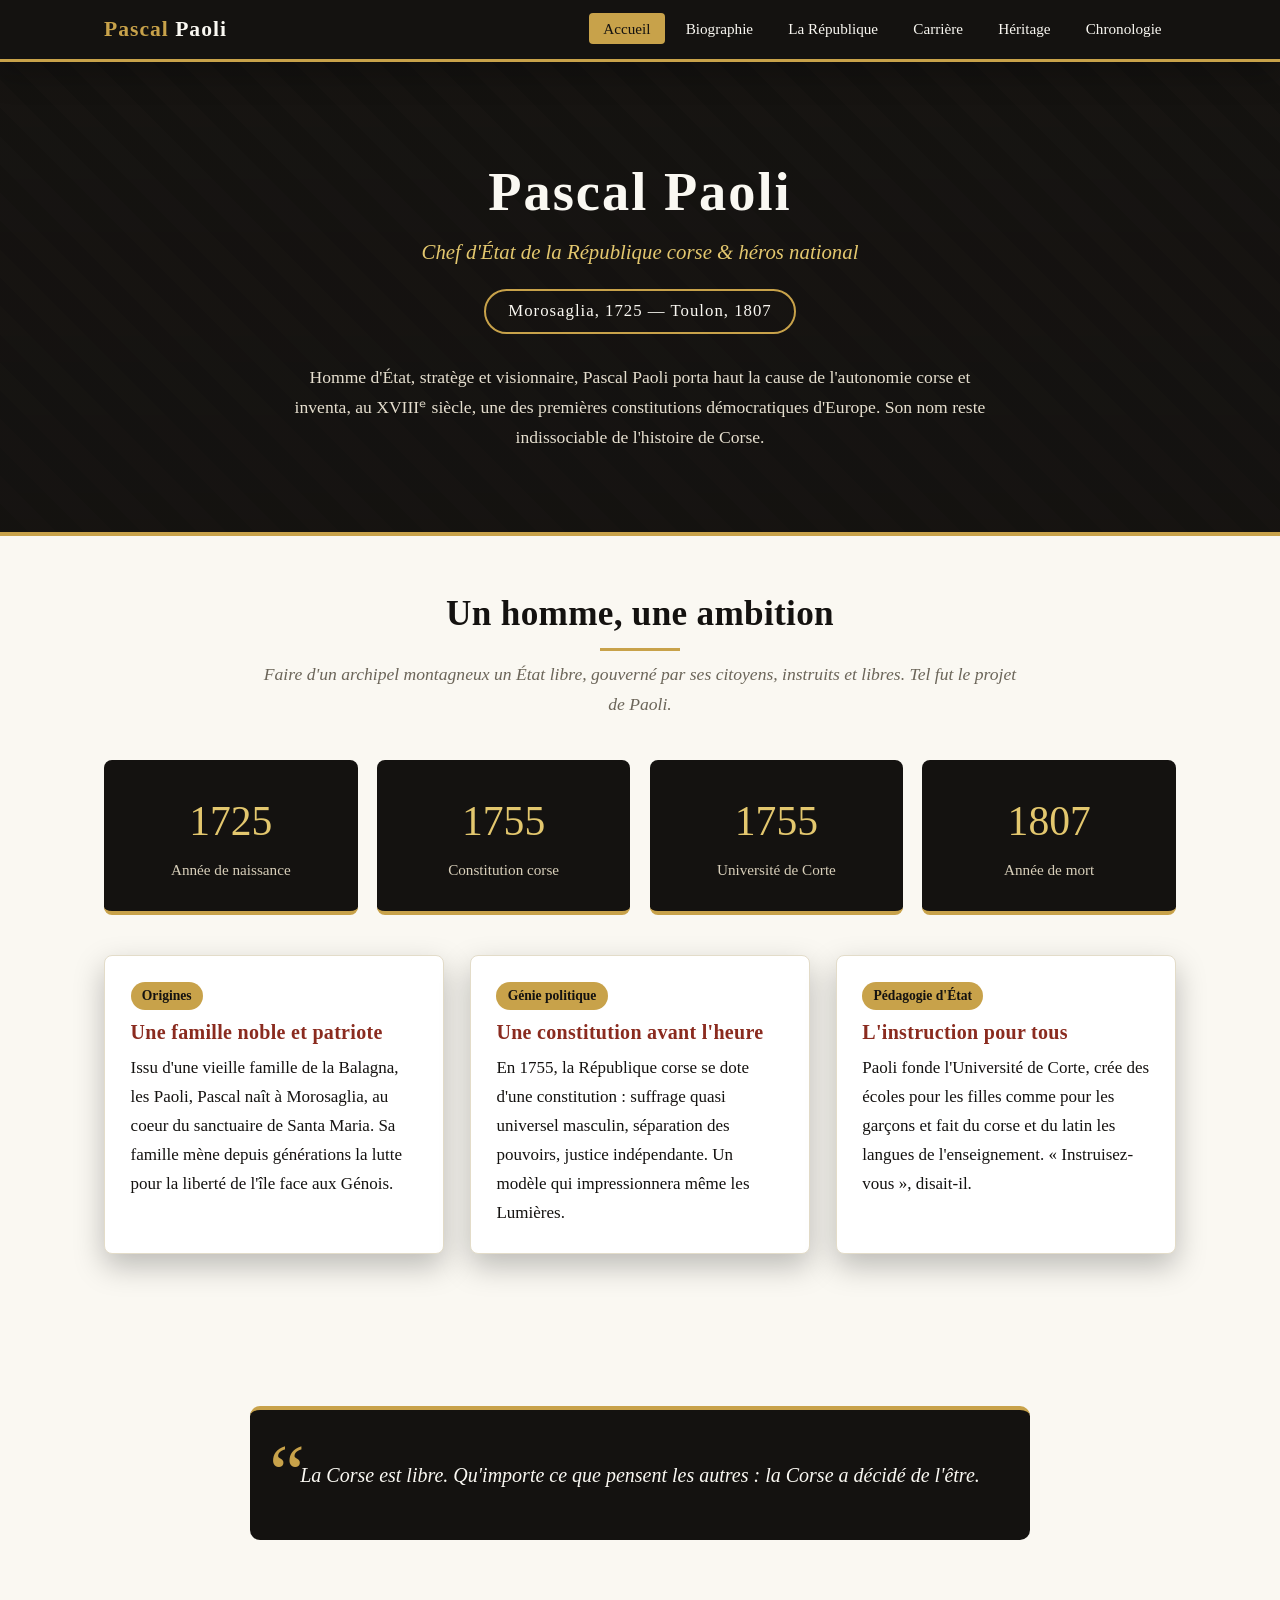
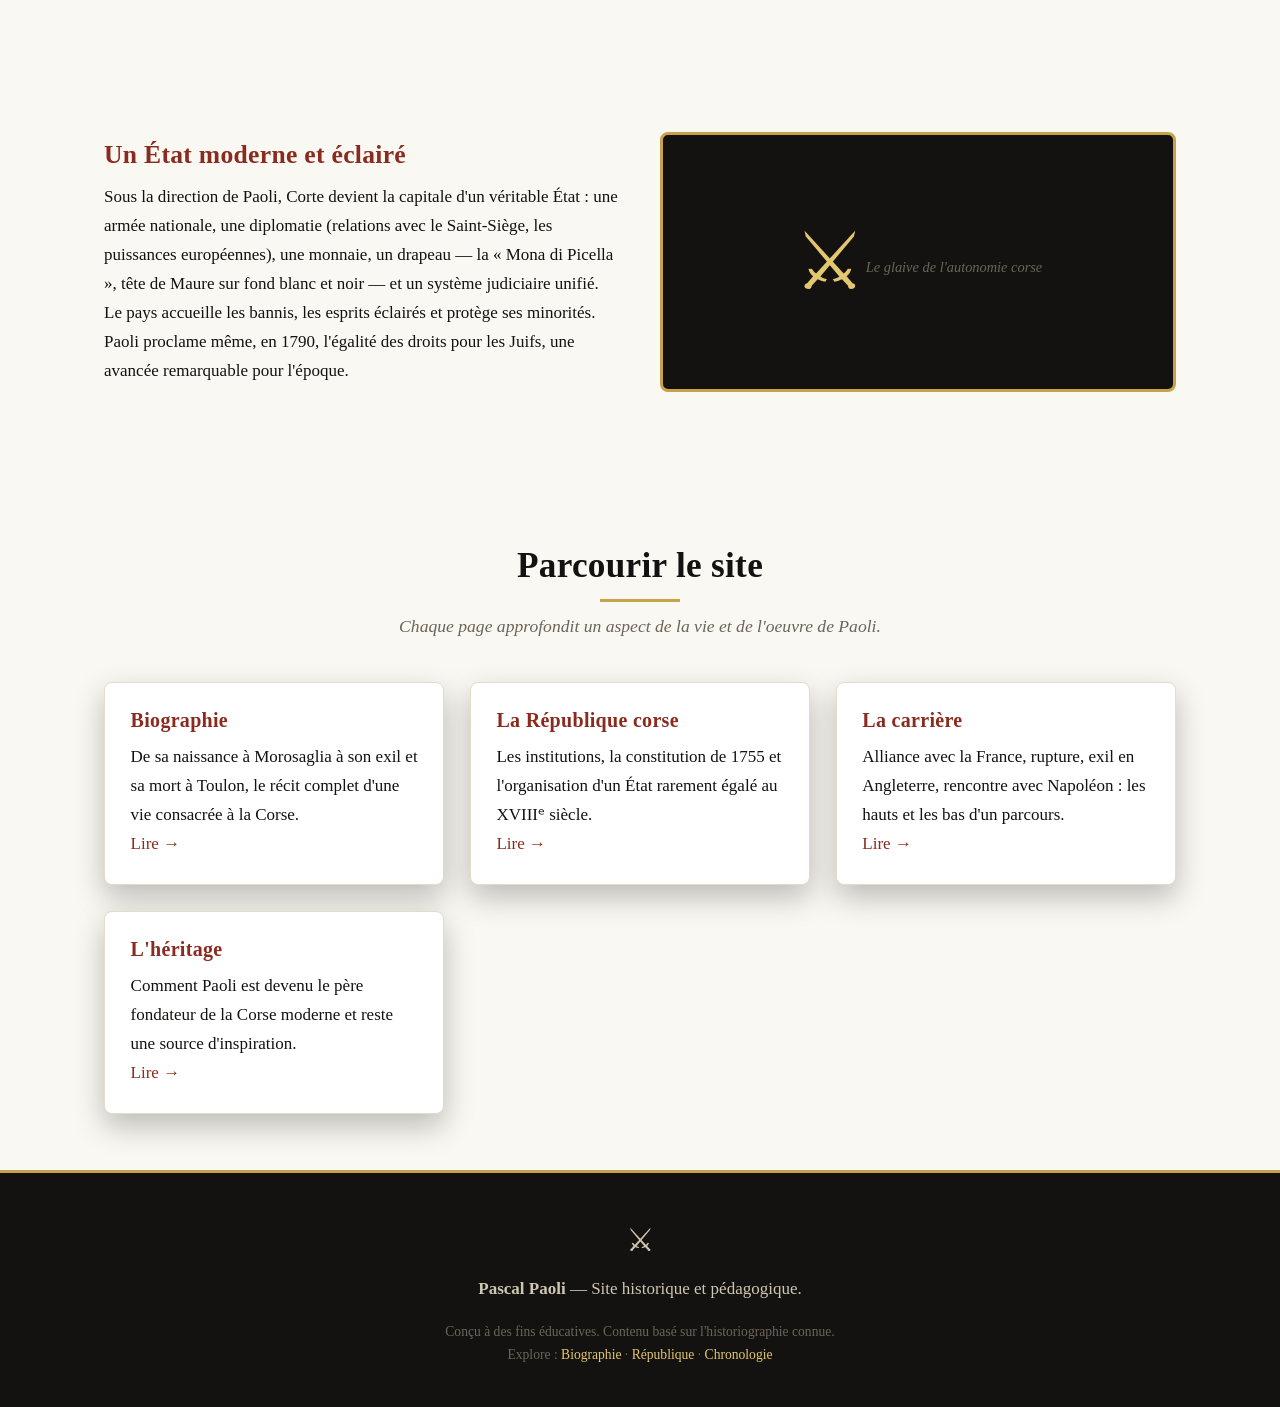
<file: index.html>
<!DOCTYPE html>
<html lang="fr">
<head>
  <meta charset="UTF-8">
  <meta name="viewport" content="width=device-width, initial-scale=1.0">
  <title>Pascal Paoli — Héros national corse</title>
  <meta name="description" content="Pascal Paoli (1725-1807), chef d'État de la République corse, auteur d'une constitution démocratique et figure majeure de l'histoire de Corse.">
  <link rel="stylesheet" href="css/style.css">
</head>
<body>

  <nav>
    <div class="nav-container">
      <div class="nav-logo">Pascal <span>Paoli</span></div>
      <button class="menu-toggle" aria-label="Ouvrir le menu">☰</button>
      <ul class="nav-links">
        <li><a href="index.html">Accueil</a></li>
        <li><a href="biographie.html">Biographie</a></li>
        <li><a href="republique.html">La République</a></li>
        <li><a href="carriere.html">Carrière</a></li>
        <li><a href="heritage.html">Héritage</a></li>
        <li><a href="chronologie.html">Chronologie</a></li>
      </ul>
    </div>
  </nav>

  <header class="hero">
    <h1>Pascal Paoli</h1>
    <p class="sous-titre">Chef d'État de la République corse &amp; héros national</p>
    <span class="dates">Morosaglia, 1725 — Toulon, 1807</span>
    <p class="intro">
      Homme d'État, stratège et visionnaire, Pascal Paoli porta haut la cause de
      l'autonomie corse et inventa, au XVIIIᵉ siècle, une des premières constitutions
      démocratiques d'Europe. Son nom reste indissociable de l'histoire de Corse.
    </p>
  </header>

  <main>
    <section class="container">
      <h2 class="section-title">Un homme, une ambition</h2>
      <p class="section-lede">
        Faire d'un archipel montagneux un État libre, gouverné par ses citoyens,
        instruits et libres. Tel fut le projet de Paoli.
      </p>

      <div class="chiffres">
        <div class="chiffre"><span class="nombre">1725</span><span class="label">Année de naissance</span></div>
        <div class="chiffre"><span class="nombre">1755</span><span class="label">Constitution corse</span></div>
        <div class="chiffre"><span class="nombre">1755</span><span class="label">Université de Corte</span></div>
        <div class="chiffre"><span class="nombre">1807</span><span class="label">Année de mort</span></div>
      </div>

      <div class="grid">
        <article class="card">
          <span class="annee">Origines</span>
          <h3>Une famille noble et patriote</h3>
          <p>
            Issu d'une vieille famille de la Balagna, les Paoli, Pascal naît à
            Morosaglia, au coeur du sanctuaire de Santa Maria. Sa famille mène depuis
            générations la lutte pour la liberté de l'île face aux Génois.
          </p>
        </article>

        <article class="card">
          <span class="annee">Génie politique</span>
          <h3>Une constitution avant l'heure</h3>
          <p>
            En 1755, la République corse se dote d'une constitution : suffrage quasi
            universel masculin, séparation des pouvoirs, justice indépendante. Un modèle
            qui impressionnera même les Lumières.
          </p>
        </article>

        <article class="card">
          <span class="annee">Pédagogie d'État</span>
          <h3>L'instruction pour tous</h3>
          <p>
            Paoli fonde l'Université de Corte, crée des écoles pour les filles comme
            pour les garçons et fait du corse et du latin les langues de l'enseignement.
            « Instruisez-vous », disait-il.
          </p>
        </article>
      </div>
    </section>

    <section class="container">
      <blockquote class="quote">
        <p>La Corse est libre. Qu'importe ce que pensent les autres : la Corse a
           décidé de l'être.</p>
        <cite — attribué à Pascal Paoli</cite>
      </blockquote>
    </section>

    <section class="container">
      <div class="bloc-double">
        <div class="texte">
          <h3>Un État moderne et éclairé</h3>
          <p>
            Sous la direction de Paoli, Corte devient la capitale d'un véritable
            État : une armée nationale, une diplomatie (relations avec le Saint-Siège,
            les puissances européennes), une monnaie, un drapeau — la « Mona di Picella »,
            tête de Maure sur fond blanc et noir — et un système judiciaire unifié.
          </p>
          <p>
            Le pays accueille les bannis, les esprits éclairés et protège ses
            minorités. Paoli proclame même, en 1790, l'égalité des droits pour les
            Juifs, une avancée remarquable pour l'époque.
          </p>
        </div>
        <figure class="bloc-image">
          <div class="portrait">⚔</div>
          <figcaption>Le glaive de l'autonomie corse</figcaption>
        </figure>
      </div>
    </section>

    <section class="container">
      <h2 class="section-title">Parcourir le site</h2>
      <p class="section-lede">Chaque page approfondit un aspect de la vie et de l'oeuvre de Paoli.</p>
      <div class="grid">
        <article class="card">
          <h3>Biographie</h3>
          <p>De sa naissance à Morosaglia à son exil et sa mort à Toulon, le récit
             complet d'une vie consacrée à la Corse.</p>
          <a href="biographie.html">Lire &rarr;</a>
        </article>
        <article class="card">
          <h3>La République corse</h3>
          <p>Les institutions, la constitution de 1755 et l'organisation d'un État
             rarement égalé au XVIIIᵉ siècle.</p>
          <a href="republique.html">Lire &rarr;</a>
        </article>
        <article class="card">
          <h3>La carrière</h3>
          <p>Alliance avec la France, rupture, exil en Angleterre, rencontre avec
             Napoléon : les hauts et les bas d'un parcours.</p>
          <a href="carriere.html">Lire &rarr;</a>
        </article>
        <article class="card">
          <h3>L'héritage</h3>
          <p>Comment Paoli est devenu le père fondateur de la Corse moderne et reste
             une source d'inspiration.</p>
          <a href="heritage.html">Lire &rarr;</a>
        </article>
      </div>
    </section>
  </main>

  <footer>
    <div class="blason">⚔</div>
    <p><strong>Pascal Paoli</strong> — Site historique et pédagogique.</p>
    <p class="petit">Conçu à des fins éducatives. Contenu basé sur l'historiographie connue.<br>
      Explore&nbsp;: <a href="biographie.html">Biographie</a> &middot; <a href="republique.html">République</a> &middot; <a href="chronologie.html">Chronologie</a></p>
  </footer>

  <script src="js/script.js"></script>
</body>
</html>
</file>
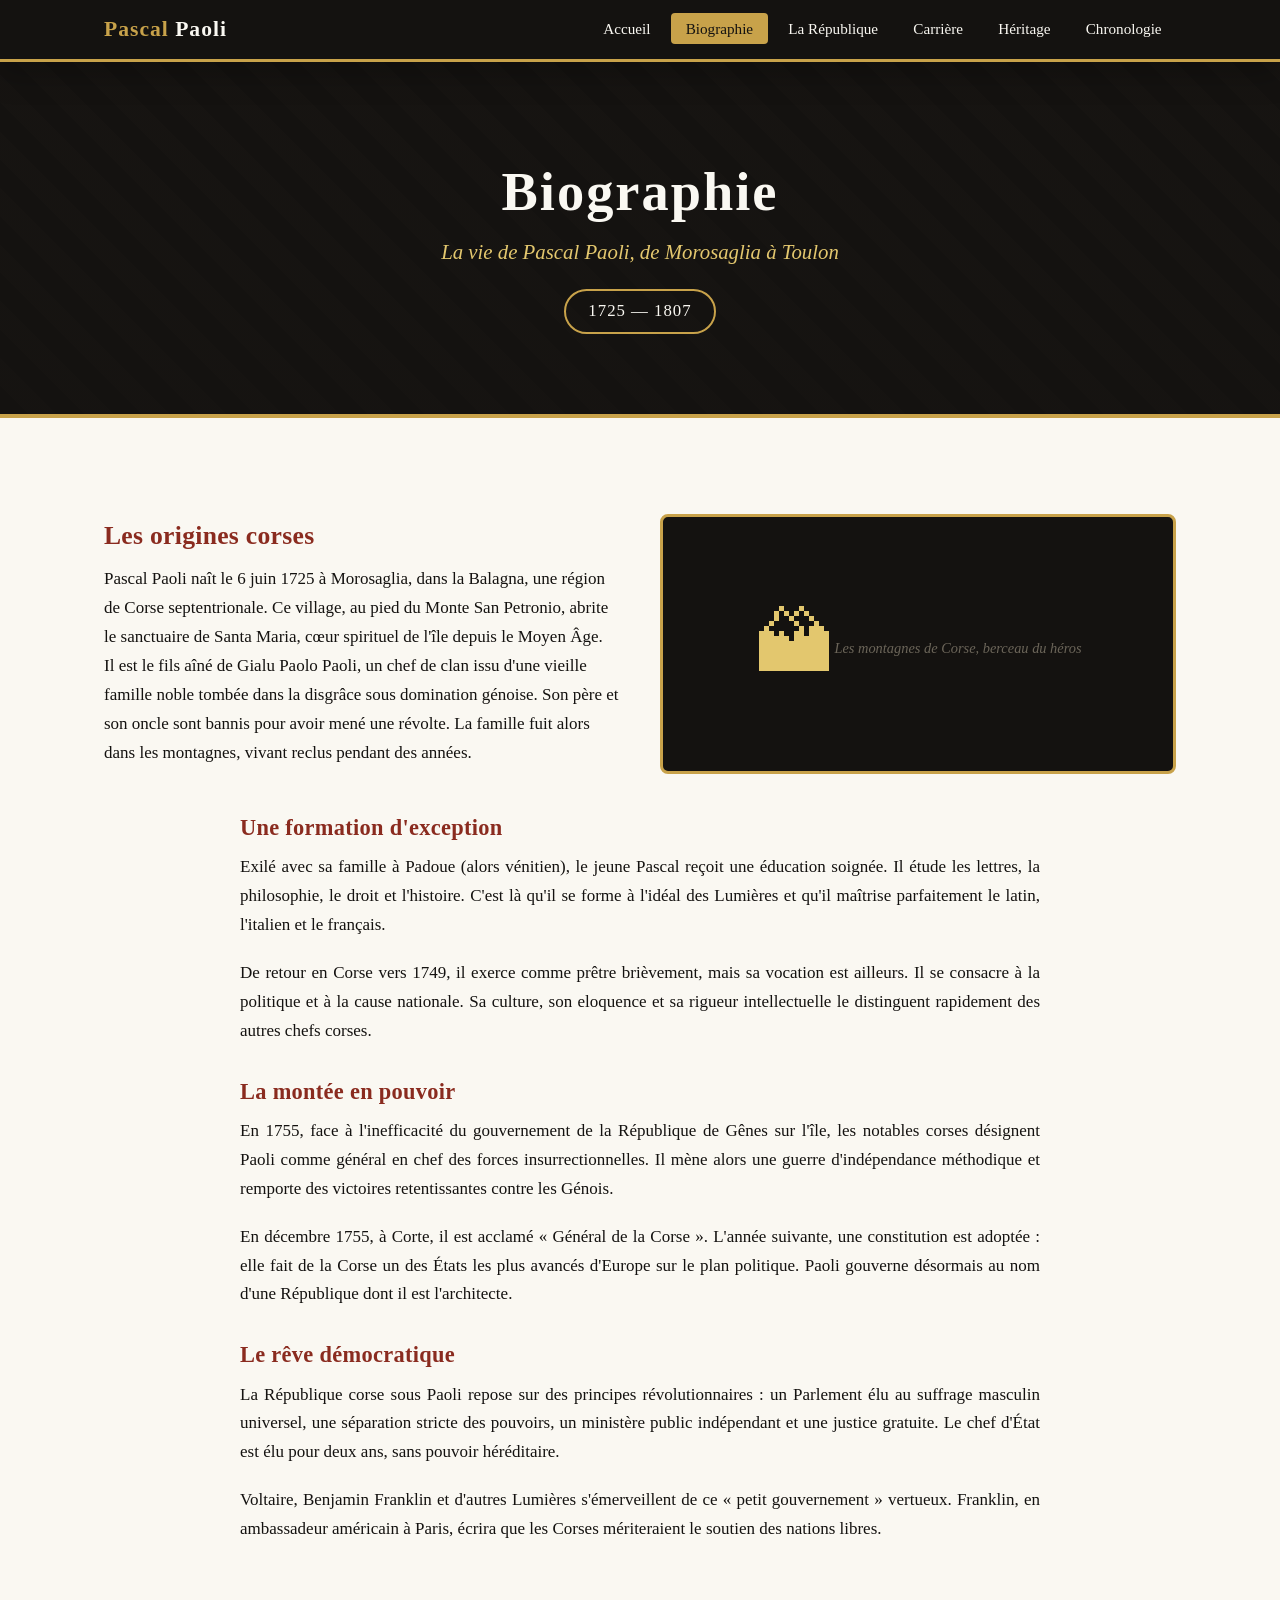
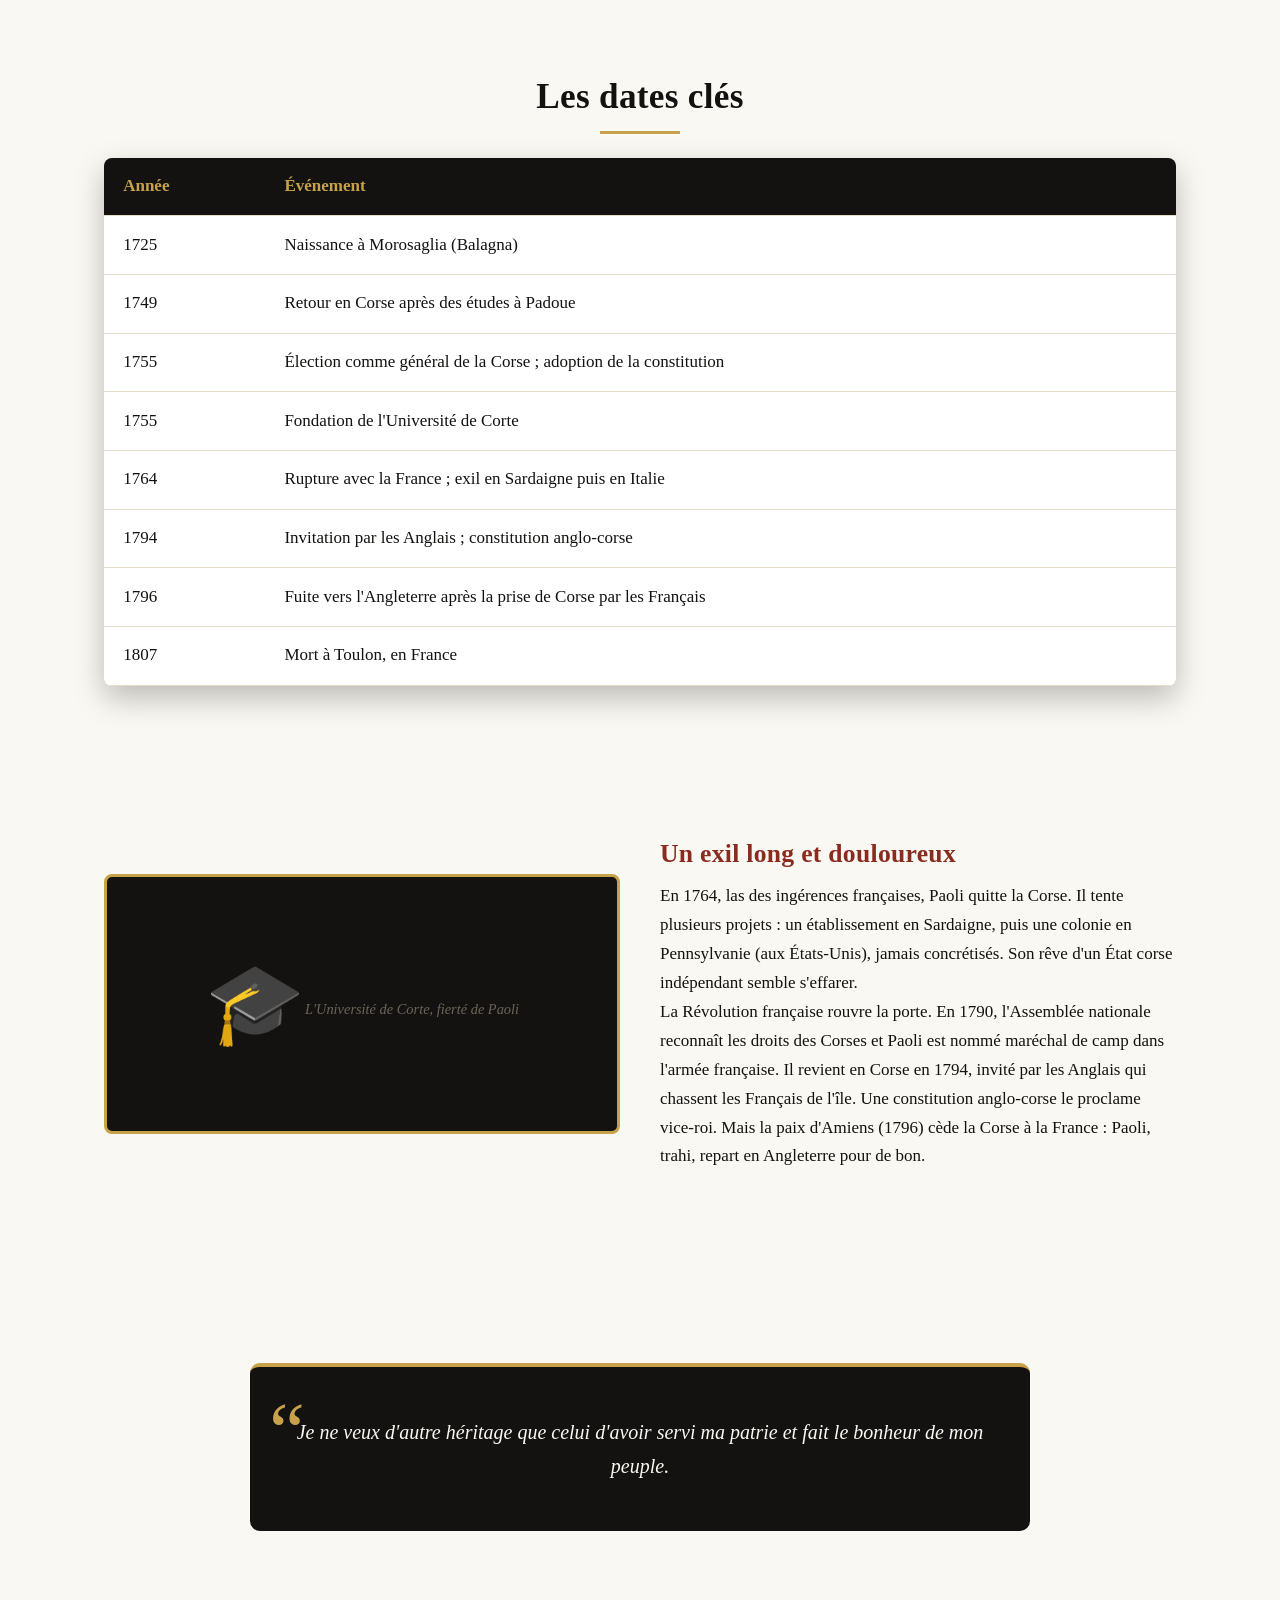
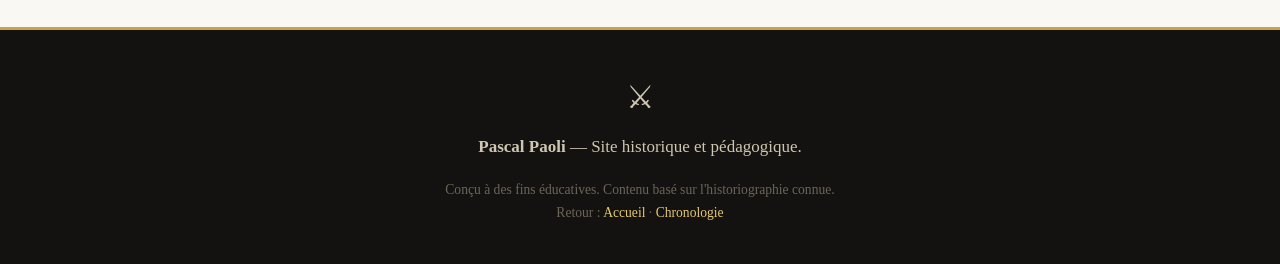
<file: biographie.html>
<!DOCTYPE html>
<html lang="fr">
<head>
  <meta charset="UTF-8">
  <meta name="viewport" content="width=device-width, initial-scale=1.0">
  <title>Biographie — Pascal Paoli</title>
  <meta name="description" content="La biographie complète de Pascal Paoli : enfance, formation, ascension politique et exil.">
  <link rel="stylesheet" href="css/style.css">
</head>
<body>

  <nav>
    <div class="nav-container">
      <div class="nav-logo">Pascal <span>Paoli</span></div>
      <button class="menu-toggle" aria-label="Ouvrir le menu">☰</button>
      <ul class="nav-links">
        <li><a href="index.html">Accueil</a></li>
        <li><a href="biographie.html">Biographie</a></li>
        <li><a href="republique.html">La République</a></li>
        <li><a href="carriere.html">Carrière</a></li>
        <li><a href="heritage.html">Héritage</a></li>
        <li><a href="chronologie.html">Chronologie</a></li>
      </ul>
    </div>
  </nav>

  <header class="hero">
    <h1>Biographie</h1>
    <p class="sous-titre">La vie de Pascal Paoli, de Morosaglia à Toulon</p>
    <span class="dates">1725 — 1807</span>
  </header>

  <main>
    <section class="container">
      <div class="bloc-double">
        <div class="texte">
          <h3>Les origines corses</h3>
          <p>
            Pascal Paoli naît le 6 juin 1725 à Morosaglia, dans la Balagna, une région
            de Corse septentrionale. Ce village, au pied du Monte San Petronio, abrite le
            sanctuaire de Santa Maria, cœur spirituel de l'île depuis le Moyen Âge.
          </p>
          <p>
            Il est le fils aîné de Gialu Paolo Paoli, un chef de clan issu d'une vieille
            famille noble tombée dans la disgrâce sous domination génoise. Son père et son
            oncle sont bannis pour avoir mené une révolte. La famille fuit alors dans les
            montagnes, vivant reclus pendant des années.
          </p>
        </div>
        <figure class="bloc-image">
          <div class="portrait">🏔</div>
          <figcaption>Les montagnes de Corse, berceau du héros</figcaption>
        </figure>
      </div>

      <div class="prose">
        <h3>Une formation d'exception</h3>
        <p>
          Exilé avec sa famille à Padoue (alors vénitien), le jeune Pascal reçoit une
          éducation soignée. Il étude les lettres, la philosophie, le droit et l'histoire.
          C'est là qu'il se forme à l'idéal des Lumières et qu'il maîtrise parfaitement le
          latin, l'italien et le français.
        </p>
        <p>
          De retour en Corse vers 1749, il exerce comme prêtre brièvement, mais sa vocation
          est ailleurs. Il se consacre à la politique et à la cause nationale. Sa culture,
          son eloquence et sa rigueur intellectuelle le distinguent rapidement des autres
          chefs corses.
        </p>

        <h3>La montée en pouvoir</h3>
        <p>
          En 1755, face à l'inefficacité du gouvernement de la République de Gênes sur
          l'île, les notables corses désignent Paoli comme général en chef des forces
          insurrectionnelles. Il mène alors une guerre d'indépendance méthodique et
          remporte des victoires retentissantes contre les Génois.
        </p>
        <p>
          En décembre 1755, à Corte, il est acclamé « Général de la Corse ». L'année
          suivante, une constitution est adoptée : elle fait de la Corse un des États les
          plus avancés d'Europe sur le plan politique. Paoli gouverne désormais au nom
          d'une République dont il est l'architecte.
        </p>

        <h3>Le rêve démocratique</h3>
        <p>
          La République corse sous Paoli repose sur des principes révolutionnaires :
          un Parlement élu au suffrage masculin universel, une séparation stricte des
          pouvoirs, un ministère public indépendant et une justice gratuite. Le chef
          d'État est élu pour deux ans, sans pouvoir héréditaire.
        </p>
        <p>
          Voltaire, Benjamin Franklin et d'autres Lumières s'émerveillent de ce « petit
          gouvernement » vertueux. Franklin, en ambassadeur américain à Paris, écrira que
          les Corses mériteraient le soutien des nations libres.
        </p>
      </div>
    </section>

    <section class="container">
      <h2 class="section-title">Les dates clés</h2>
      <table>
        <tr><th>Année</th><th>Événement</th></tr>
        <tr><td>1725</td><td>Naissance à Morosaglia (Balagna)</td></tr>
        <tr><td>1749</td><td>Retour en Corse après des études à Padoue</td></tr>
        <tr><td>1755</td><td>Élection comme général de la Corse ; adoption de la constitution</td></tr>
        <tr><td>1755</td><td>Fondation de l'Université de Corte</td></tr>
        <tr><td>1764</td><td>Rupture avec la France ; exil en Sardaigne puis en Italie</td></tr>
        <tr><td>1794</td><td>Invitation par les Anglais ; constitution anglo-corse</td></tr>
        <tr><td>1796</td><td>Fuite vers l'Angleterre après la prise de Corse par les Français</td></tr>
        <tr><td>1807</td><td>Mort à Toulon, en France</td></tr>
      </table>
    </section>

    <section class="container">
      <div class="bloc-double reverse">
        <figure class="bloc-image">
          <div class="portrait">🎓</div>
          <figcaption>L'Université de Corte, fierté de Paoli</figcaption>
        </figure>
        <div class="texte">
          <h3>Un exil long et douloureux</h3>
          <p>
            En 1764, las des ingérences françaises, Paoli quitte la Corse. Il tente
            plusieurs projets : un établissement en Sardaigne, puis une colonie en
            Pennsylvanie (aux États-Unis), jamais concrétisés. Son rêve d'un État corse
            indépendant semble s'effarer.
          </p>
          <p>
            La Révolution française rouvre la porte. En 1790, l'Assemblée nationale
            reconnaît les droits des Corses et Paoli est nommé maréchal de camp dans
            l'armée française. Il revient en Corse en 1794, invité par les Anglais qui
            chassent les Français de l'île. Une constitution anglo-corse le proclame
            vice-roi. Mais la paix d'Amiens (1796) cède la Corse à la France : Paoli,
            trahi, repart en Angleterre pour de bon.
          </p>
        </div>
      </div>
    </section>

    <section class="container">
      <blockquote class="quote">
        <p>Je ne veux d'autre héritage que celui d'avoir servi ma patrie et
           fait le bonheur de mon peuple.</p>
        <cite — attribué à Pascal Paoli</cite>
      </blockquote>
    </section>
  </main>

  <footer>
    <div class="blason">⚔</div>
    <p><strong>Pascal Paoli</strong> — Site historique et pédagogique.</p>
    <p class="petit">Conçu à des fins éducatives. Contenu basé sur l'historiographie connue.<br>
      Retour&nbsp;: <a href="index.html">Accueil</a> &middot; <a href="chronologie.html">Chronologie</a></p>
  </footer>

  <script src="js/script.js"></script>
</body>
</html>
</file>
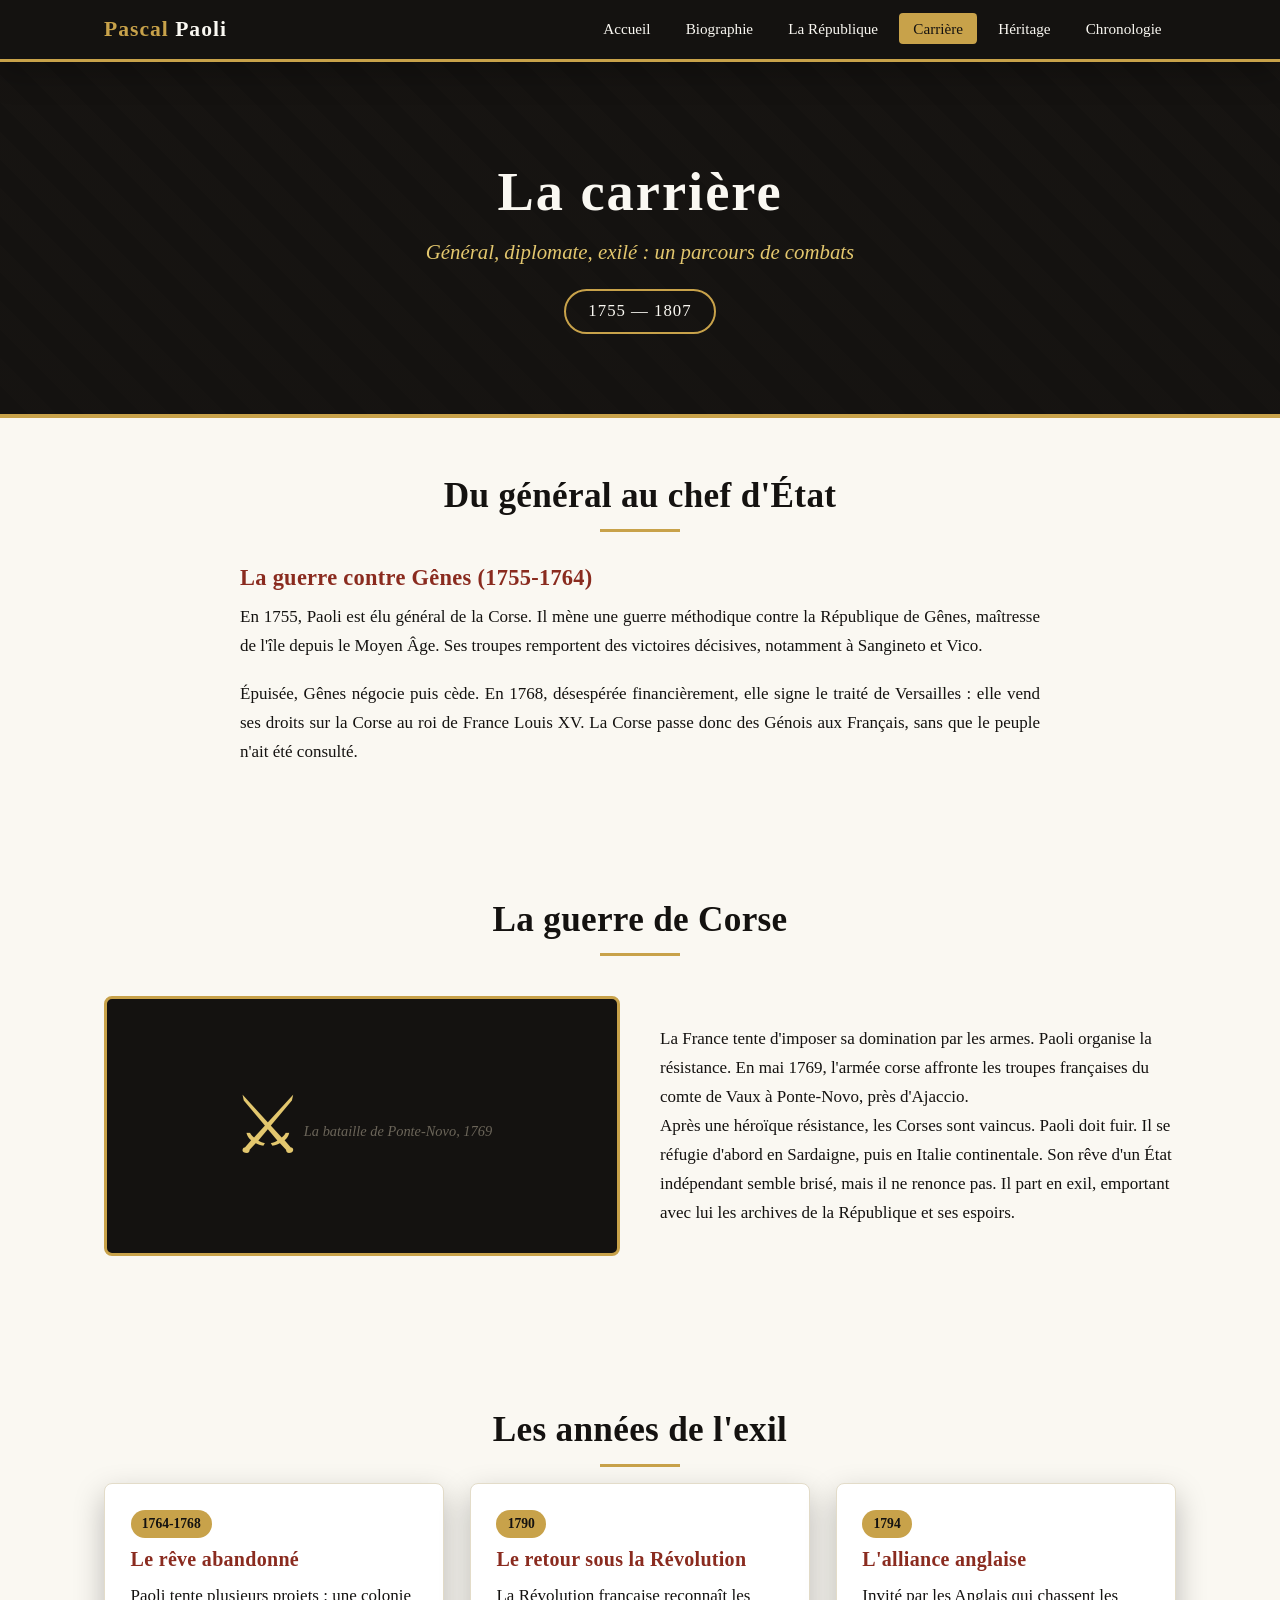
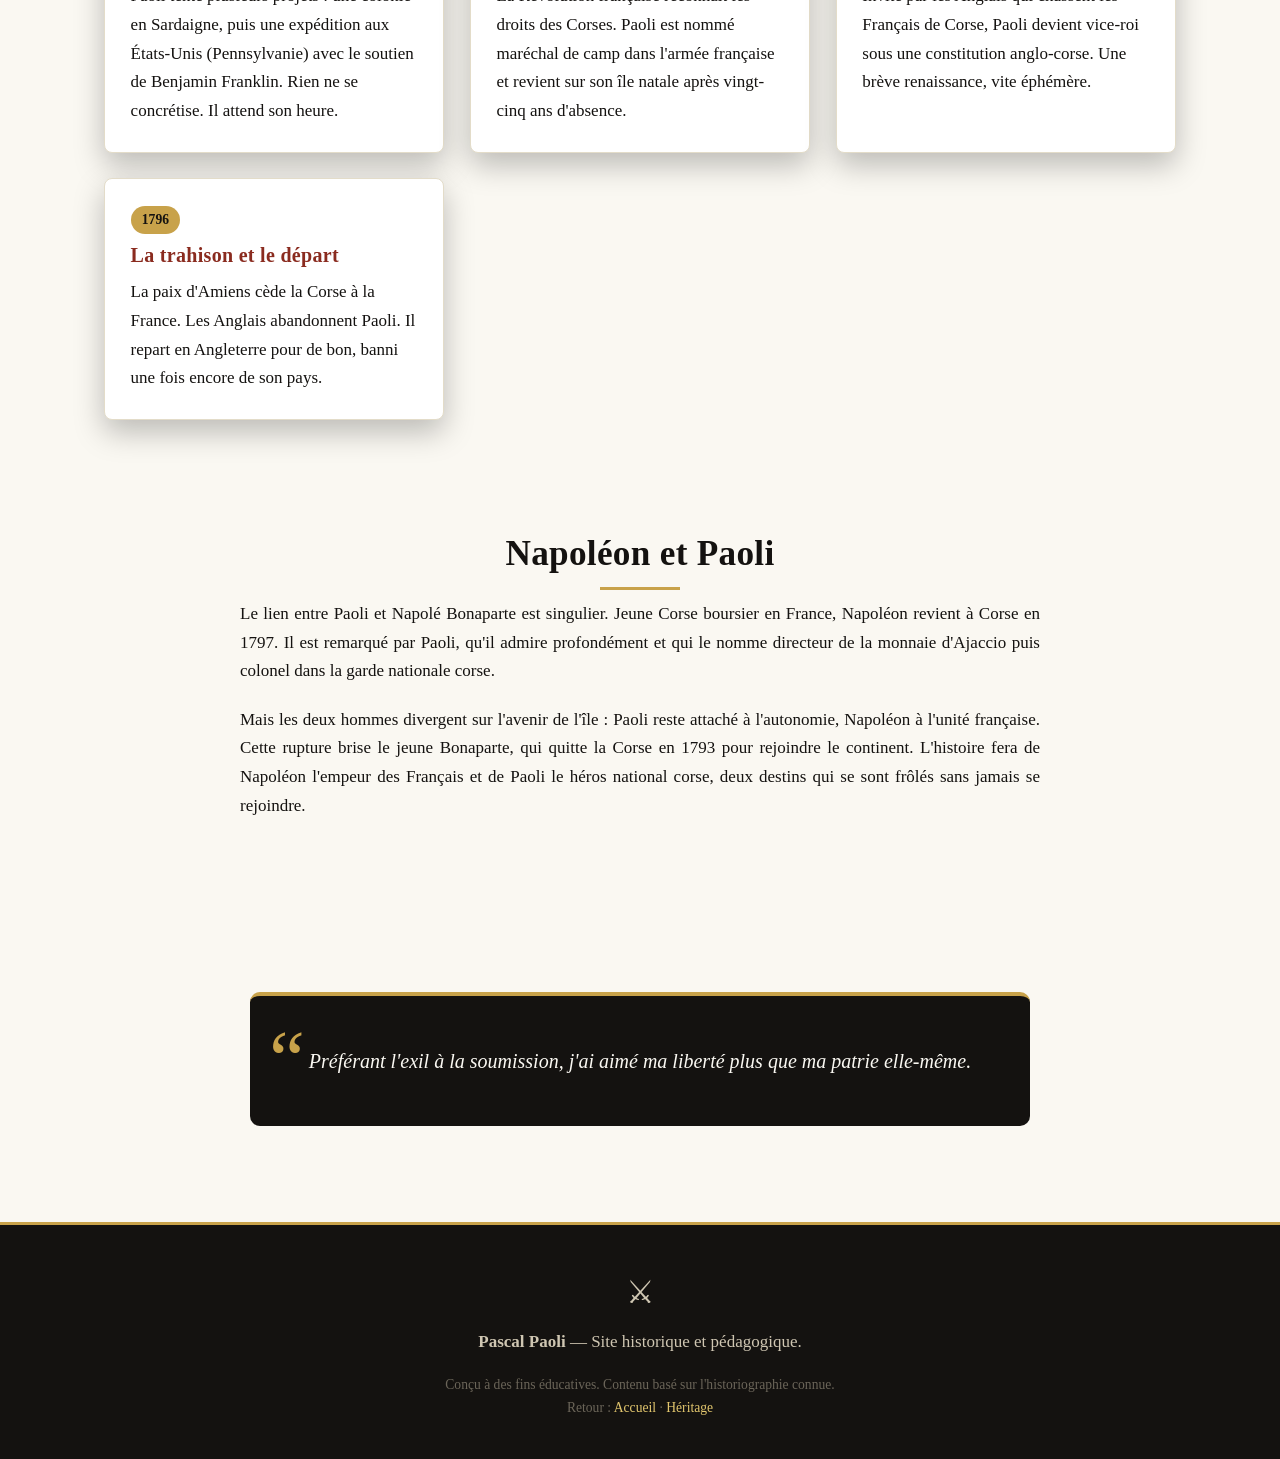
<file: carriere.html>
<!DOCTYPE html>
<html lang="fr">
<head>
  <meta charset="UTF-8">
  <meta name="viewport" content="width=device-width, initial-scale=1.0">
  <title>La carrière — Pascal Paoli</title>
  <meta name="description" content="Les étapes de la carrière de Pascal Paoli : général, diplomate, allié puis rival de la France, exil en Angleterre.">
  <link rel="stylesheet" href="css/style.css">
</head>
<body>

  <nav>
    <div class="nav-container">
      <div class="nav-logo">Pascal <span>Paoli</span></div>
      <button class="menu-toggle" aria-label="Ouvrir le menu">☰</button>
      <ul class="nav-links">
        <li><a href="index.html">Accueil</a></li>
        <li><a href="biographie.html">Biographie</a></li>
        <li><a href="republique.html">La République</a></li>
        <li><a href="carriere.html">Carrière</a></li>
        <li><a href="heritage.html">Héritage</a></li>
        <li><a href="chronologie.html">Chronologie</a></li>
      </ul>
    </div>
  </nav>

  <header class="hero">
    <h1>La carrière</h1>
    <p class="sous-titre">Général, diplomate, exilé : un parcours de combats</p>
    <span class="dates">1755 — 1807</span>
  </header>

  <main>
    <section class="container">
      <h2 class="section-title">Du général au chef d'État</h2>
      <div class="prose">
        <h3>La guerre contre Gênes (1755-1764)</h3>
        <p>
          En 1755, Paoli est élu général de la Corse. Il mène une guerre méthodique
          contre la République de Gênes, maîtresse de l'île depuis le Moyen Âge. Ses
          troupes remportent des victoires décisives, notamment à Sangineto et Vico.
        </p>
        <p>
          Épuisée, Gênes négocie puis cède. En 1768, désespérée financièrement, elle
          signe le traité de Versailles : elle vend ses droits sur la Corse au roi de
          France Louis XV. La Corse passe donc des Génois aux Français, sans que le
          peuple n'ait été consulté.
        </p>
      </div>
    </section>

    <section class="container">
      <h2 class="section-title">La guerre de Corse</h2>
      <div class="bloc-double">
        <figure class="bloc-image">
          <div class="portrait">⚔</div>
          <figcaption>La bataille de Ponte-Novo, 1769</figcaption>
        </figure>
        <div class="texte">
          <p>
            La France tente d'imposer sa domination par les armes. Paoli organise la
            résistance. En mai 1769, l'armée corse affronte les troupes françaises du
            comte de Vaux à Ponte-Novo, près d'Ajaccio.
          </p>
          <p>
            Après une héroïque résistance, les Corses sont vaincus. Paoli doit fuir.
            Il se réfugie d'abord en Sardaigne, puis en Italie continentale. Son rêve
            d'un État indépendant semble brisé, mais il ne renonce pas. Il part en exil,
            emportant avec lui les archives de la République et ses espoirs.
          </p>
        </div>
      </div>
    </section>

    <section class="container">
      <h2 class="section-title">Les années de l'exil</h2>
      <div class="grid">
        <article class="card">
          <span class="annee">1764-1768</span>
          <h3>Le rêve abandonné</h3>
          <p>
            Paoli tente plusieurs projets : une colonie en Sardaigne, puis une expédition
            aux États-Unis (Pennsylvanie) avec le soutien de Benjamin Franklin. Rien ne se
            concrétise. Il attend son heure.
          </p>
        </article>

        <article class="card">
          <span class="annee">1790</span>
          <h3>Le retour sous la Révolution</h3>
          <p>
            La Révolution française reconnaît les droits des Corses. Paoli est nommé
            maréchal de camp dans l'armée française et revient sur son île natale après
            vingt-cinq ans d'absence.
          </p>
        </article>

        <article class="card">
          <span class="annee">1794</span>
          <h3>L'alliance anglaise</h3>
          <p>
            Invité par les Anglais qui chassent les Français de Corse, Paoli devient
            vice-roi sous une constitution anglo-corse. Une brève renaissance, vite
            éphémère.
          </p>
        </article>

        <article class="card">
          <span class="annee">1796</span>
          <h3>La trahison et le départ</h3>
          <p>
            La paix d'Amiens cède la Corse à la France. Les Anglais abandonnent Paoli.
            Il repart en Angleterre pour de bon, banni une fois encore de son pays.
          </p>
        </article>
      </div>
    </section>

    <section class="container">
      <h2 class="section-title">Napoléon et Paoli</h2>
      <div class="prose">
        <p>
          Le lien entre Paoli et Napolé Bonaparte est singulier. Jeune Corse boursier en
          France, Napoléon revient à Corse en 1797. Il est remarqué par Paoli, qu'il
          admire profondément et qui le nomme directeur de la monnaie d'Ajaccio puis
          colonel dans la garde nationale corse.
        </p>
        <p>
          Mais les deux hommes divergent sur l'avenir de l'île : Paoli reste attaché à
          l'autonomie, Napoléon à l'unité française. Cette rupture brise le jeune
          Bonaparte, qui quitte la Corse en 1793 pour rejoindre le continent. L'histoire
          fera de Napoléon l'empeur des Français et de Paoli le héros national corse,
          deux destins qui se sont frôlés sans jamais se rejoindre.
        </p>
      </div>
    </section>

    <section class="container">
      <blockquote class="quote">
        <p>Préférant l'exil à la soumission, j'ai aimé ma liberté plus que
           ma patrie elle-même.</p>
        <cite — attribué à Pascal Paoli</cite>
      </blockquote>
    </section>
  </main>

  <footer>
    <div class="blason">⚔</div>
    <p><strong>Pascal Paoli</strong> — Site historique et pédagogique.</p>
    <p class="petit">Conçu à des fins éducatives. Contenu basé sur l'historiographie connue.<br>
      Retour&nbsp;: <a href="index.html">Accueil</a> &middot; <a href="heritage.html">Héritage</a></p>
  </footer>

  <script src="js/script.js"></script>
</body>
</html>
</file>
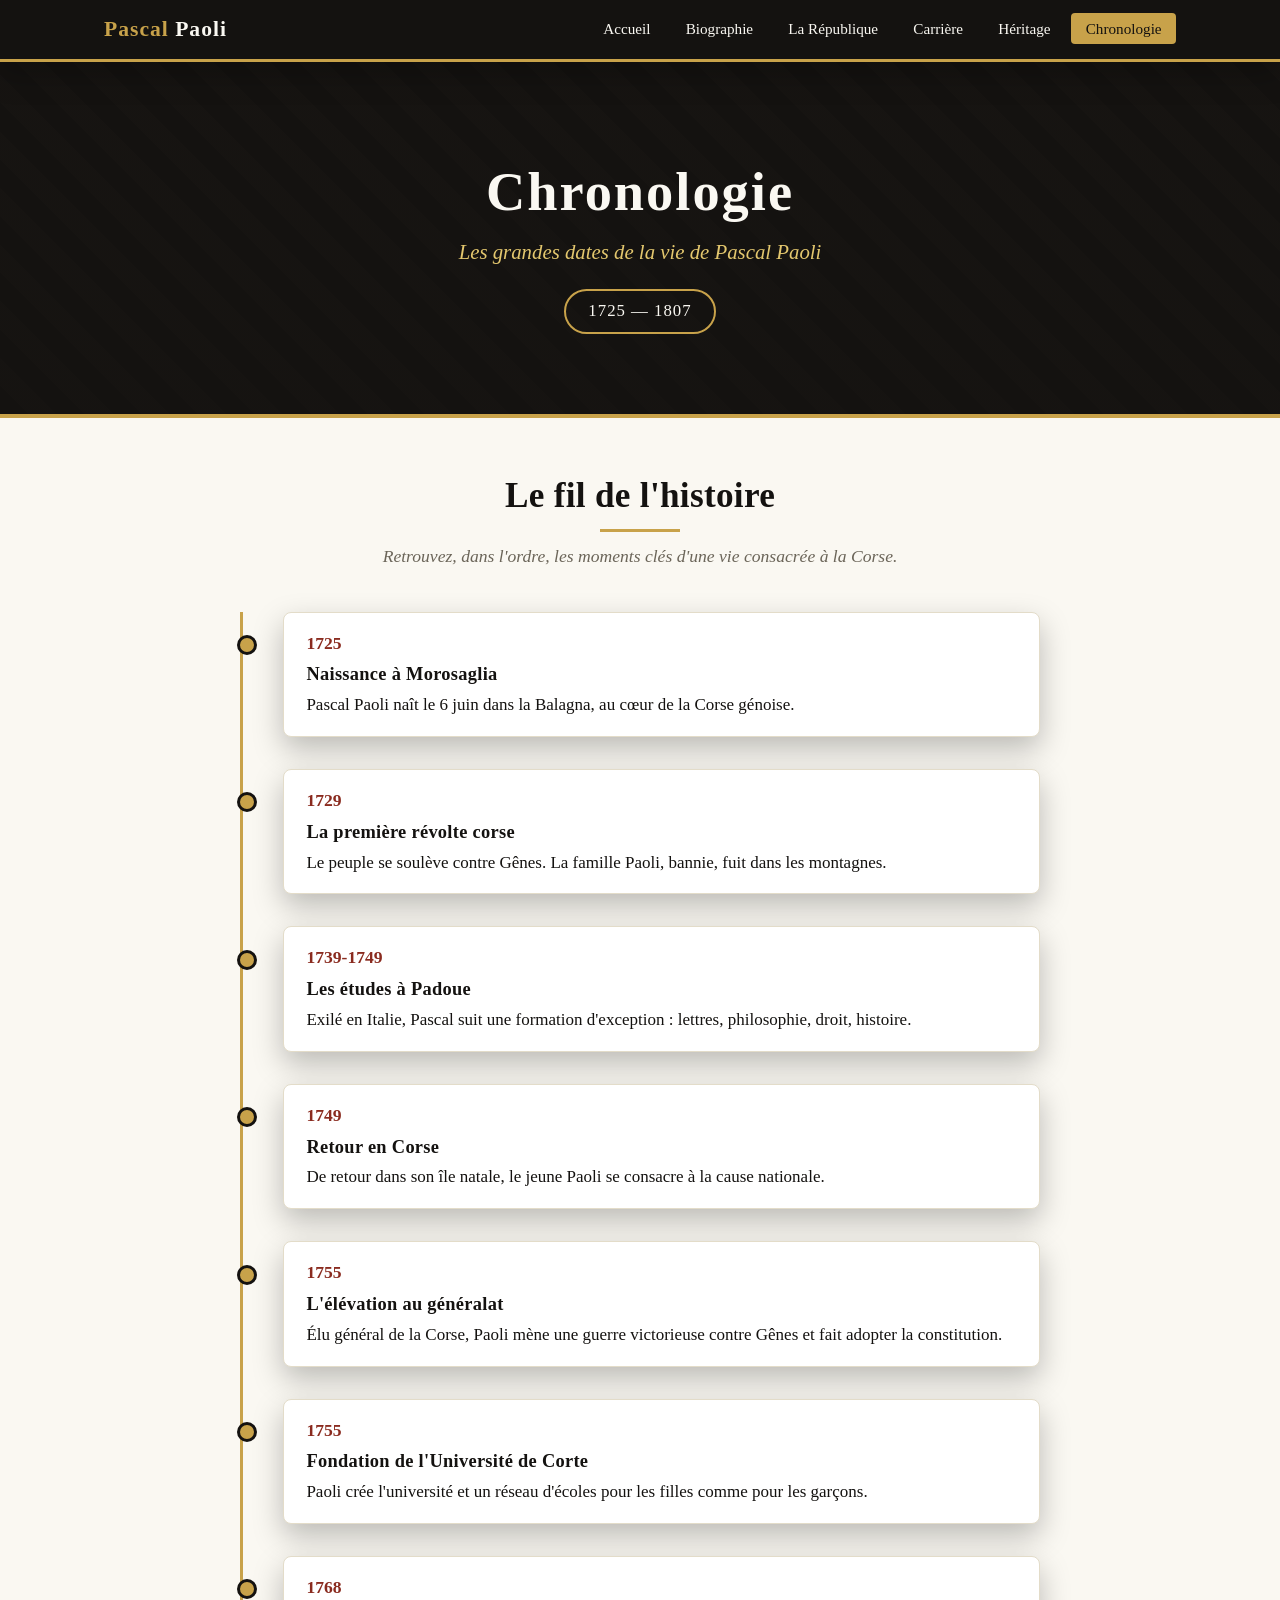
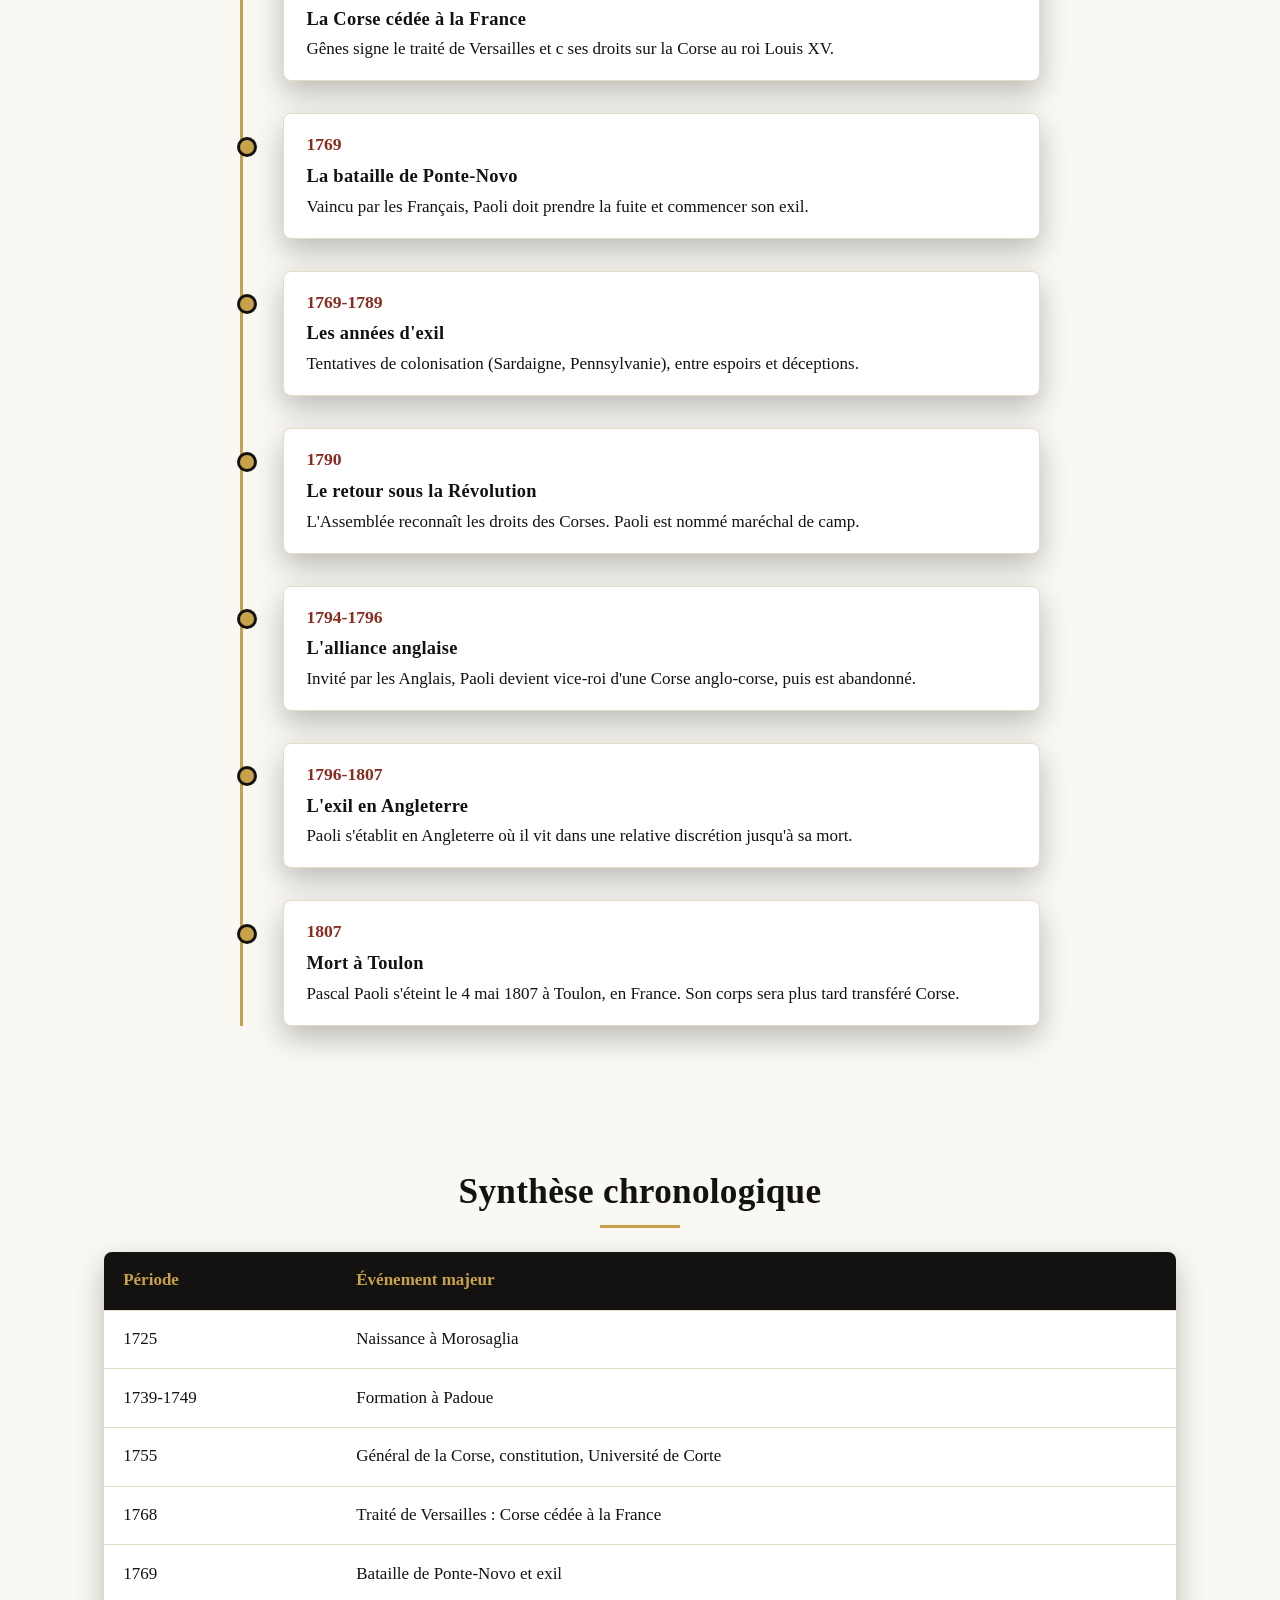
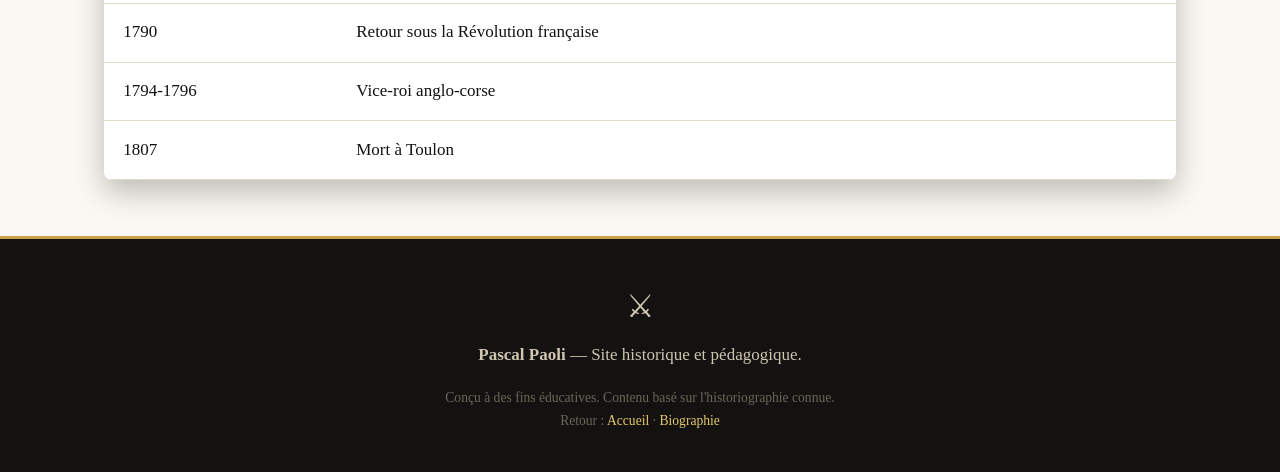
<file: chronologie.html>
<!DOCTYPE html>
<html lang="fr">
<head>
  <meta charset="UTF-8">
  <meta name="viewport" content="width=device-width, initial-scale=1.0">
  <title>Chronologie — Pascal Paoli</title>
  <meta name="description" content="La chronologie complète de la vie de Pascal Paoli, des origines à sa mort en 1807.">
  <link rel="stylesheet" href="css/style.css">
</head>
<body>

  <nav>
    <div class="nav-container">
      <div class="nav-logo">Pascal <span>Paoli</span></div>
      <button class="menu-toggle" aria-label="Ouvrir le menu">☰</button>
      <ul class="nav-links">
        <li><a href="index.html">Accueil</a></li>
        <li><a href="biographie.html">Biographie</a></li>
        <li><a href="republique.html">La République</a></li>
        <li><a href="carriere.html">Carrière</a></li>
        <li><a href="heritage.html">Héritage</a></li>
        <li><a href="chronologie.html">Chronologie</a></li>
      </ul>
    </div>
  </nav>

  <header class="hero">
    <h1>Chronologie</h1>
    <p class="sous-titre">Les grandes dates de la vie de Pascal Paoli</p>
    <span class="dates">1725 — 1807</span>
  </header>

  <main>
    <section class="container">
      <h2 class="section-title">Le fil de l'histoire</h2>
      <p class="section-lede">Retrouvez, dans l'ordre, les moments clés d'une vie consacrée à la Corse.</p>

      <div class="timeline">
        <div class="timeline-item">
          <span class="annee">1725</span>
          <h4>Naissance à Morosaglia</h4>
          <p>Pascal Paoli naît le 6 juin dans la Balagna, au cœur de la Corse génoise.</p>
        </div>

        <div class="timeline-item">
          <span class="annee">1729</span>
          <h4>La première révolte corse</h4>
          <p>Le peuple se soulève contre Gênes. La famille Paoli, bannie, fuit dans les montagnes.</p>
        </div>

        <div class="timeline-item">
          <span class="annee">1739-1749</span>
          <h4>Les études à Padoue</h4>
          <p>Exilé en Italie, Pascal suit une formation d'exception : lettres, philosophie, droit, histoire.</p>
        </div>

        <div class="timeline-item">
          <span class="annee">1749</span>
          <h4>Retour en Corse</h4>
          <p>De retour dans son île natale, le jeune Paoli se consacre à la cause nationale.</p>
        </div>

        <div class="timeline-item">
          <span class="annee">1755</span>
          <h4>L'élévation au généralat</h4>
          <p>Élu général de la Corse, Paoli mène une guerre victorieuse contre Gênes et fait adopter la constitution.</p>
        </div>

        <div class="timeline-item">
          <span class="annee">1755</span>
          <h4>Fondation de l'Université de Corte</h4>
          <p>Paoli crée l'université et un réseau d'écoles pour les filles comme pour les garçons.</p>
        </div>

        <div class="timeline-item">
          <span class="annee">1768</span>
          <h4>La Corse cédée à la France</h4>
          <p>Gênes signe le traité de Versailles et c ses droits sur la Corse au roi Louis XV.</p>
        </div>

        <div class="timeline-item">
          <span class="annee">1769</span>
          <h4>La bataille de Ponte-Novo</h4>
          <p>Vaincu par les Français, Paoli doit prendre la fuite et commencer son exil.</p>
        </div>

        <div class="timeline-item">
          <span class="annee">1769-1789</span>
          <h4>Les années d'exil</h4>
          <p>Tentatives de colonisation (Sardaigne, Pennsylvanie), entre espoirs et déceptions.</p>
        </div>

        <div class="timeline-item">
          <span class="annee">1790</span>
          <h4>Le retour sous la Révolution</h4>
          <p>L'Assemblée reconnaît les droits des Corses. Paoli est nommé maréchal de camp.</p>
        </div>

        <div class="timeline-item">
          <span class="annee">1794-1796</span>
          <h4>L'alliance anglaise</h4>
          <p>Invité par les Anglais, Paoli devient vice-roi d'une Corse anglo-corse, puis est abandonné.</p>
        </div>

        <div class="timeline-item">
          <span class="annee">1796-1807</span>
          <h4>L'exil en Angleterre</h4>
          <p>Paoli s'établit en Angleterre où il vit dans une relative discrétion jusqu'à sa mort.</p>
        </div>

        <div class="timeline-item">
          <span class="annee">1807</span>
          <h4>Mort à Toulon</h4>
          <p>Pascal Paoli s'éteint le 4 mai 1807 à Toulon, en France. Son corps sera plus tard transféré Corse.</p>
        </div>
      </div>
    </section>

    <section class="container">
      <h2 class="section-title">Synthèse chronologique</h2>
      <table>
        <tr><th>Période</th><th>Événement majeur</th></tr>
        <tr><td>1725</td><td>Naissance à Morosaglia</td></tr>
        <tr><td>1739-1749</td><td>Formation à Padoue</td></tr>
        <tr><td>1755</td><td>Général de la Corse, constitution, Université de Corte</td></tr>
        <tr><td>1768</td><td>Traité de Versailles : Corse cédée à la France</td></tr>
        <tr><td>1769</td><td>Bataille de Ponte-Novo et exil</td></tr>
        <tr><td>1790</td><td>Retour sous la Révolution française</td></tr>
        <tr><td>1794-1796</td><td>Vice-roi anglo-corse</td></tr>
        <tr><td>1807</td><td>Mort à Toulon</td></tr>
      </table>
    </section>
  </main>

  <footer>
    <div class="blason">⚔</div>
    <p><strong>Pascal Paoli</strong> — Site historique et pédagogique.</p>
    <p class="petit">Conçu à des fins éducatives. Contenu basé sur l'historiographie connue.<br>
      Retour&nbsp;: <a href="index.html">Accueil</a> &middot; <a href="biographie.html">Biographie</a></p>
  </footer>

  <script src="js/script.js"></script>
</body>
</html>
</file>
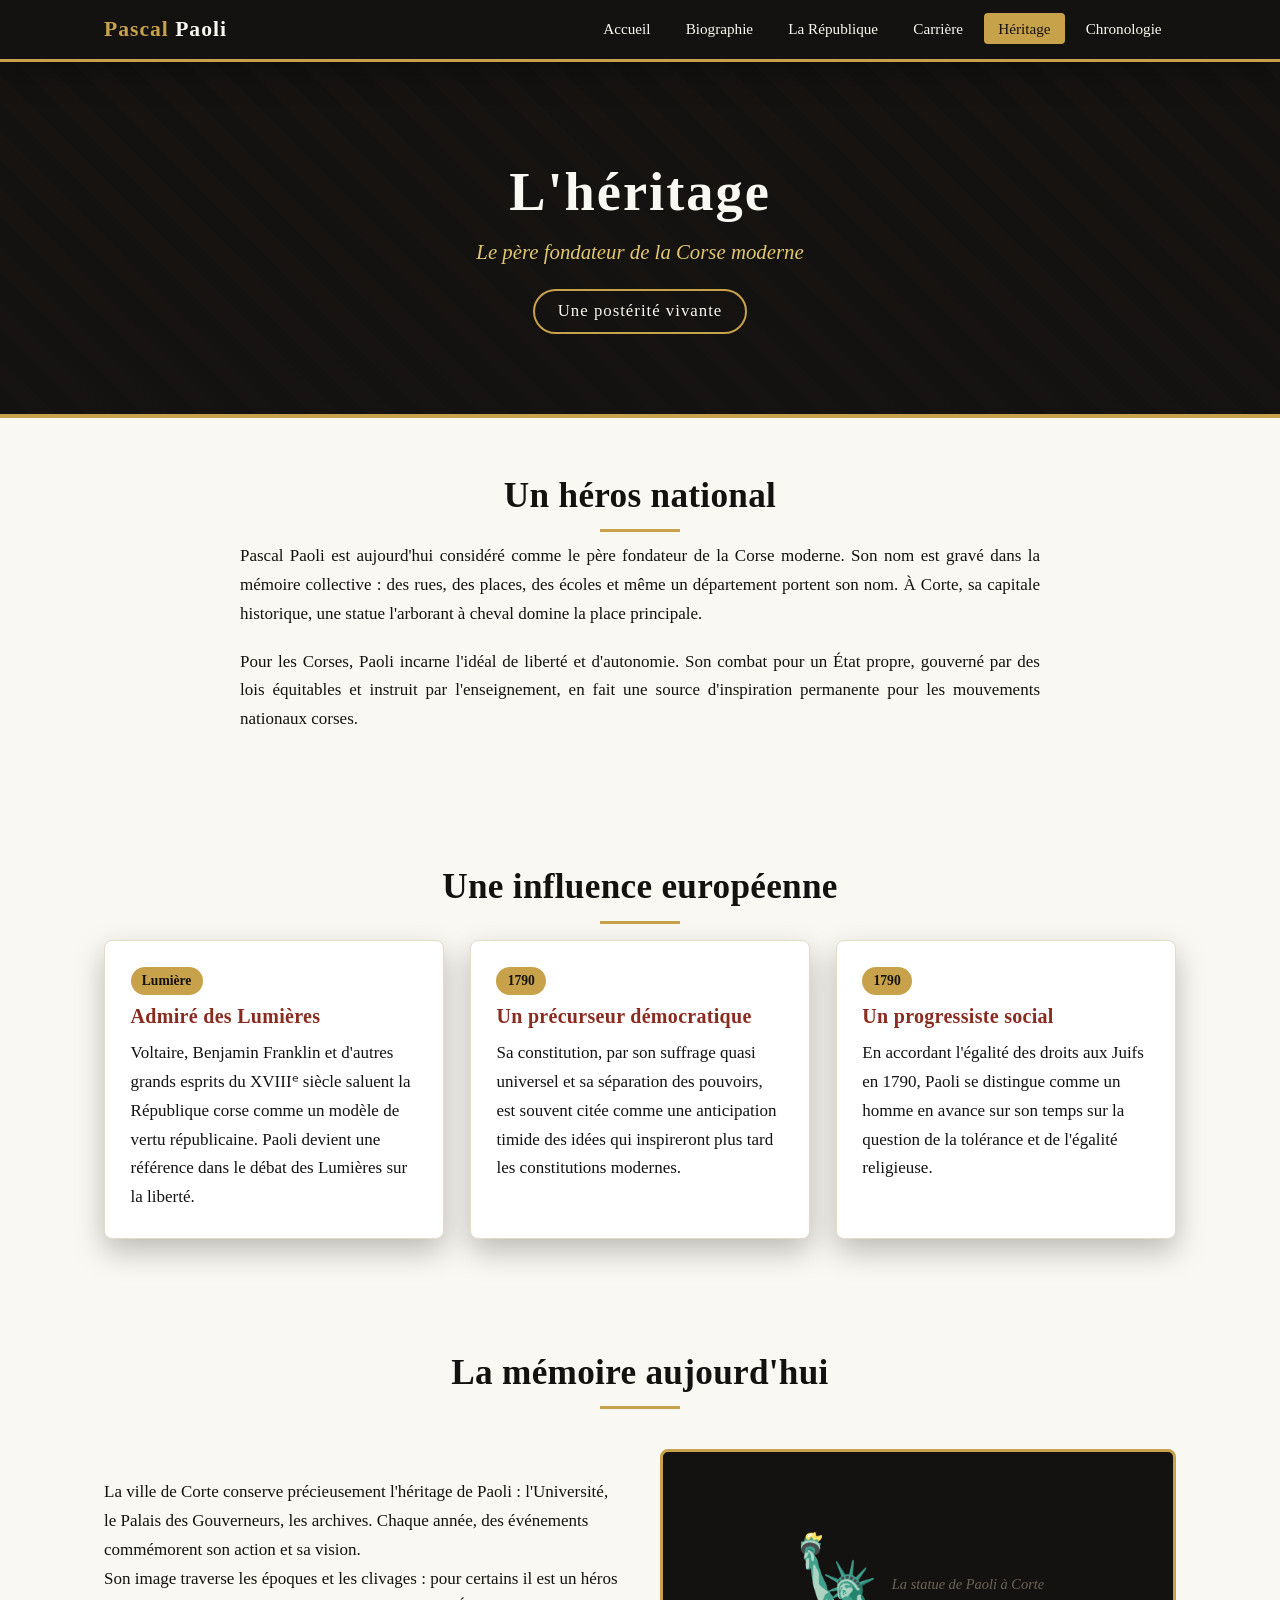
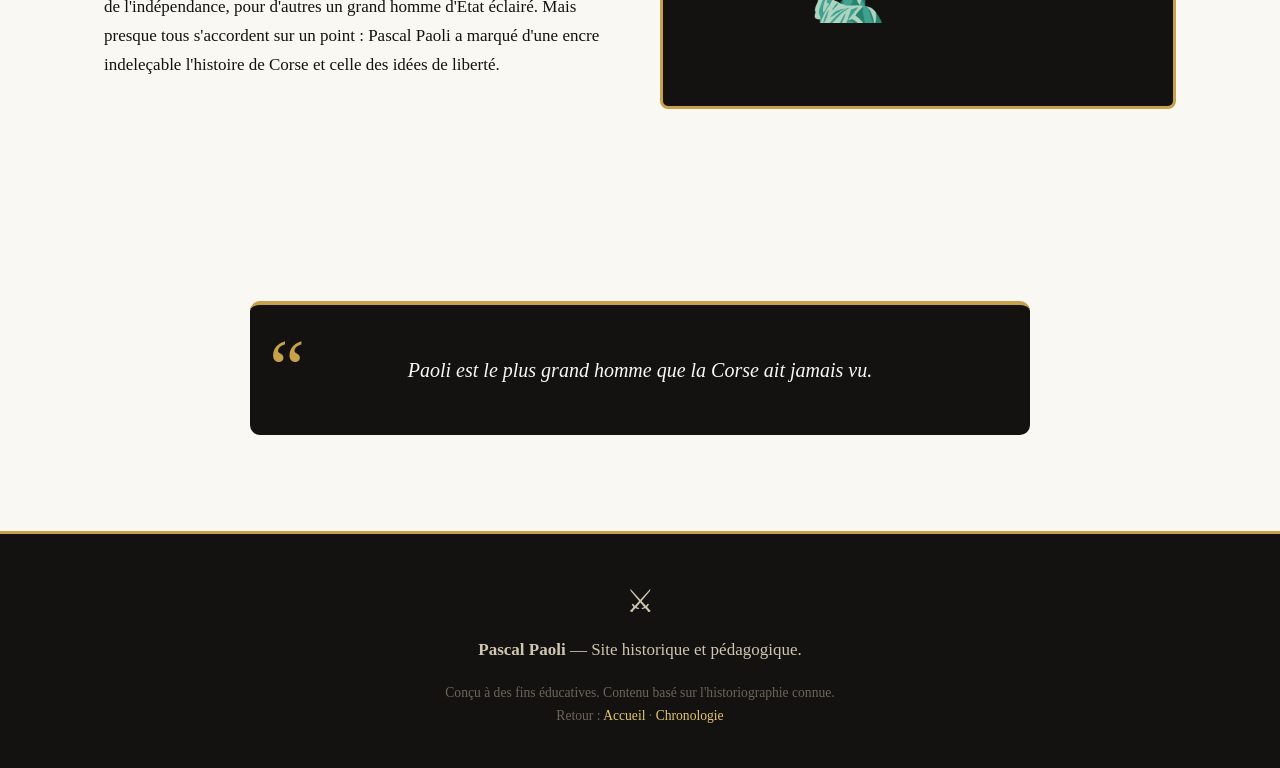
<file: heritage.html>
<!DOCTYPE html>
<html lang="fr">
<head>
  <meta charset="UTF-8">
  <meta name="viewport" content="width=device-width, initial-scale=1.0">
  <title>L'héritage — Pascal Paoli</title>
  <meta name="description" content="L'héritage de Pascal Paoli : père fondateur de la Corse moderne, influence sur les mouvements nationaux et mémoire historique.">
  <link rel="stylesheet" href="css/style.css">
</head>
<body>

  <nav>
    <div class="nav-container">
      <div class="nav-logo">Pascal <span>Paoli</span></div>
      <button class="menu-toggle" aria-label="Ouvrir le menu">☰</button>
      <ul class="nav-links">
        <li><a href="index.html">Accueil</a></li>
        <li><a href="biographie.html">Biographie</a></li>
        <li><a href="republique.html">La République</a></li>
        <li><a href="carriere.html">Carrière</a></li>
        <li><a href="heritage.html">Héritage</a></li>
        <li><a href="chronologie.html">Chronologie</a></li>
      </ul>
    </div>
  </nav>

  <header class="hero">
    <h1>L'héritage</h1>
    <p class="sous-titre">Le père fondateur de la Corse moderne</p>
    <span class="dates">Une postérité vivante</span>
  </header>

  <main>
    <section class="container">
      <h2 class="section-title">Un héros national</h2>
      <div class="prose">
        <p>
          Pascal Paoli est aujourd'hui considéré comme le père fondateur de la Corse
          moderne. Son nom est gravé dans la mémoire collective : des rues, des places,
          des écoles et même un département portent son nom. À Corte, sa capitale historique,
          une statue l'arborant à cheval domine la place principale.
        </p>
        <p>
          Pour les Corses, Paoli incarne l'idéal de liberté et d'autonomie. Son combat
          pour un État propre, gouverné par des lois équitables et instruit par
          l'enseignement, en fait une source d'inspiration permanente pour les mouvements
          nationaux corses.
        </p>
      </div>
    </section>

    <section class="container">
      <h2 class="section-title">Une influence européenne</h2>
      <div class="grid">
        <article class="card">
          <span class="annee">Lumière</span>
          <h3>Admiré des Lumières</h3>
          <p>
            Voltaire, Benjamin Franklin et d'autres grands esprits du XVIIIᵉ siècle
            saluent la République corse comme un modèle de vertu républicaine. Paoli
            devient une référence dans le débat des Lumières sur la liberté.
          </p>
        </article>

        <article class="card">
          <span class="annee">1790</span>
          <h3>Un précurseur démocratique</h3>
          <p>
            Sa constitution, par son suffrage quasi universel et sa séparation des
            pouvoirs, est souvent citée comme une anticipation timide des idées qui
            inspireront plus tard les constitutions modernes.
          </p>
        </article>

        <article class="card">
          <span class="annee">1790</span>
          <h3>Un progressiste social</h3>
          <p>
            En accordant l'égalité des droits aux Juifs en 1790, Paoli se distingue
            comme un homme en avance sur son temps sur la question de la tolérance et
            de l'égalité religieuse.
          </p>
        </article>
      </div>
    </section>

    <section class="container">
      <h2 class="section-title">La mémoire aujourd'hui</h2>
      <div class="bloc-double">
        <div class="texte">
          <p>
            La ville de Corte conserve précieusement l'héritage de Paoli : l'Université,
            le Palais des Gouverneurs, les archives. Chaque année, des événements
            commémorent son action et sa vision.
          </p>
          <p>
            Son image traverse les époques et les clivages : pour certains il est un
            héros de l'indépendance, pour d'autres un grand homme d'État éclairé. Mais
            presque tous s'accordent sur un point : Pascal Paoli a marqué d'une encre
            indeleçable l'histoire de Corse et celle des idées de liberté.
          </p>
        </div>
        <figure class="bloc-image">
          <div class="portrait">🗽</div>
          <figcaption>La statue de Paoli à Corte</figcaption>
        </figure>
      </div>
    </section>

    <section class="container">
      <blockquote class="quote">
        <p>Paoli est le plus grand homme que la Corse ait jamais vu.</p>
        <cite — Benjamin Franklin</cite>
      </blockquote>
    </section>
  </main>

  <footer>
    <div class="blason">⚔</div>
    <p><strong>Pascal Paoli</strong> — Site historique et pédagogique.</p>
    <p class="petit">Conçu à des fins éducatives. Contenu basé sur l'historiographie connue.<br>
      Retour&nbsp;: <a href="index.html">Accueil</a> &middot; <a href="chronologie.html">Chronologie</a></p>
  </footer>

  <script src="js/script.js"></script>
</body>
</html>
</file>
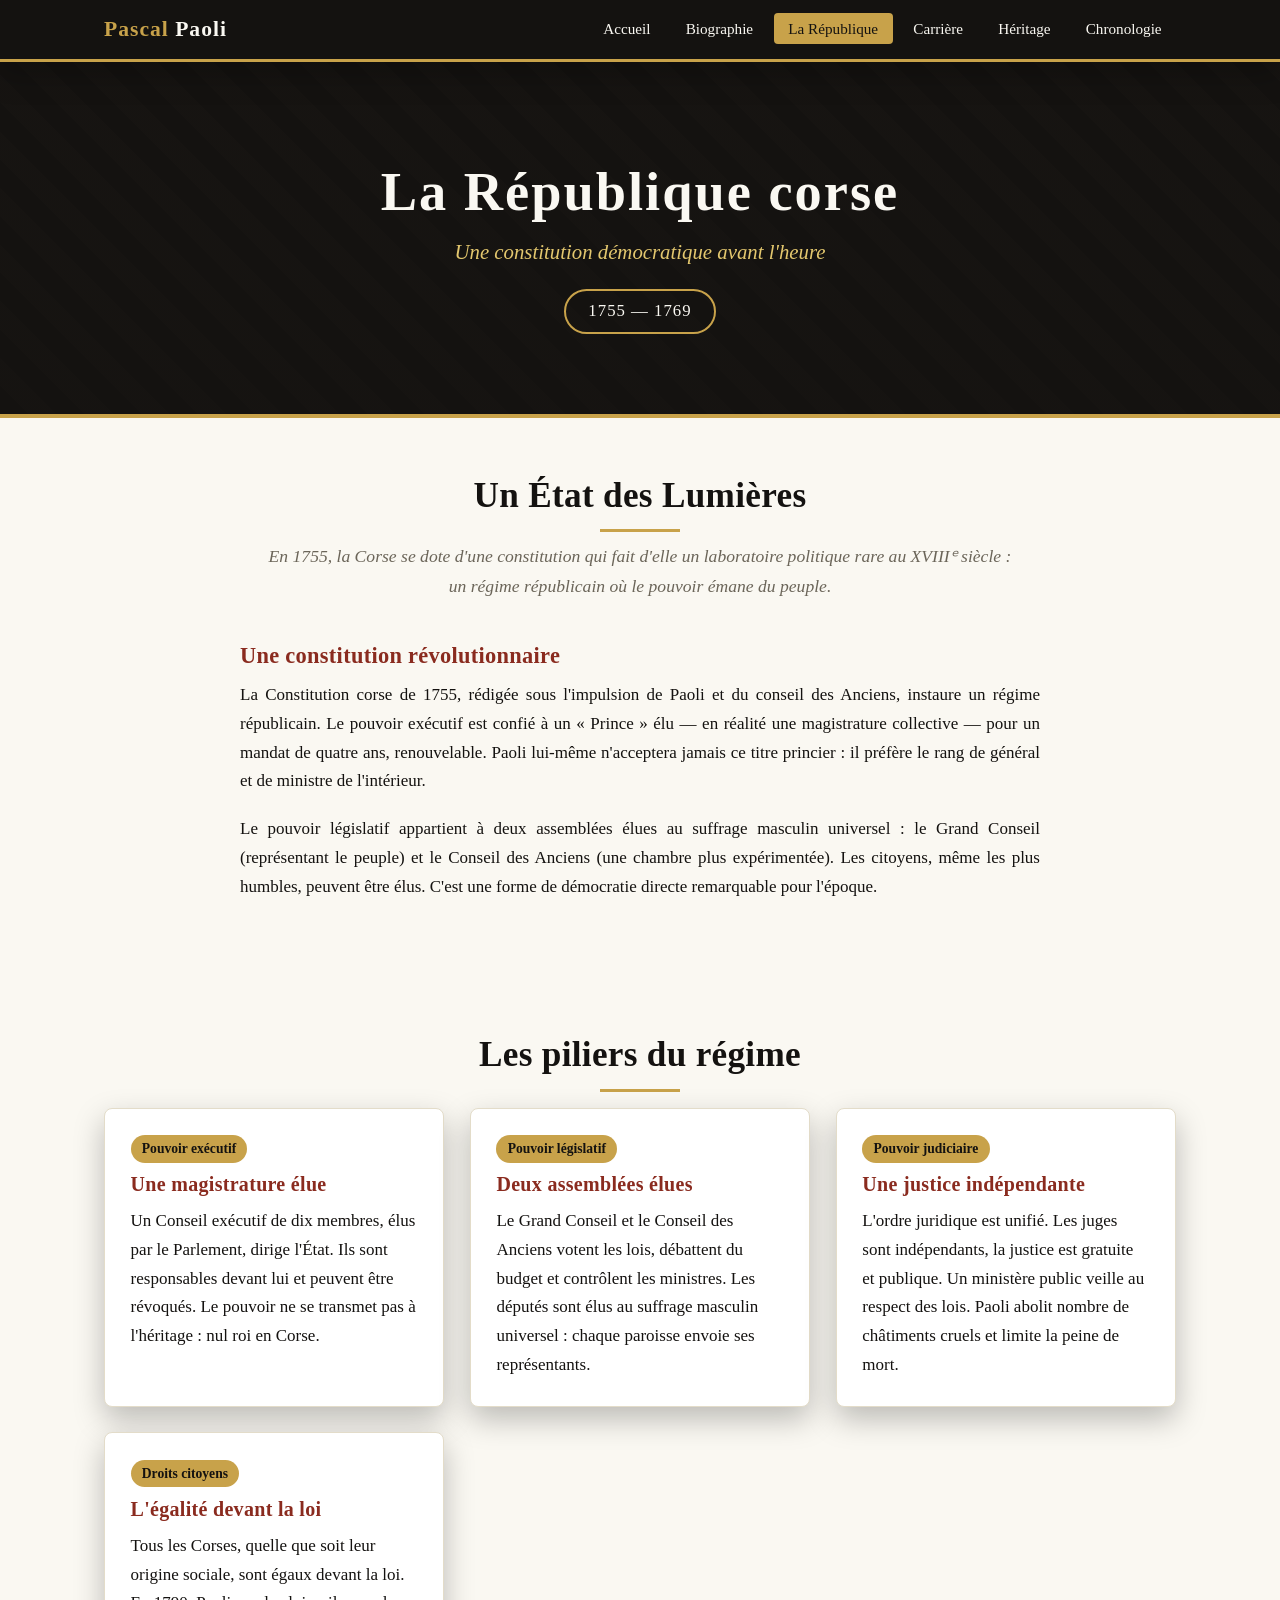
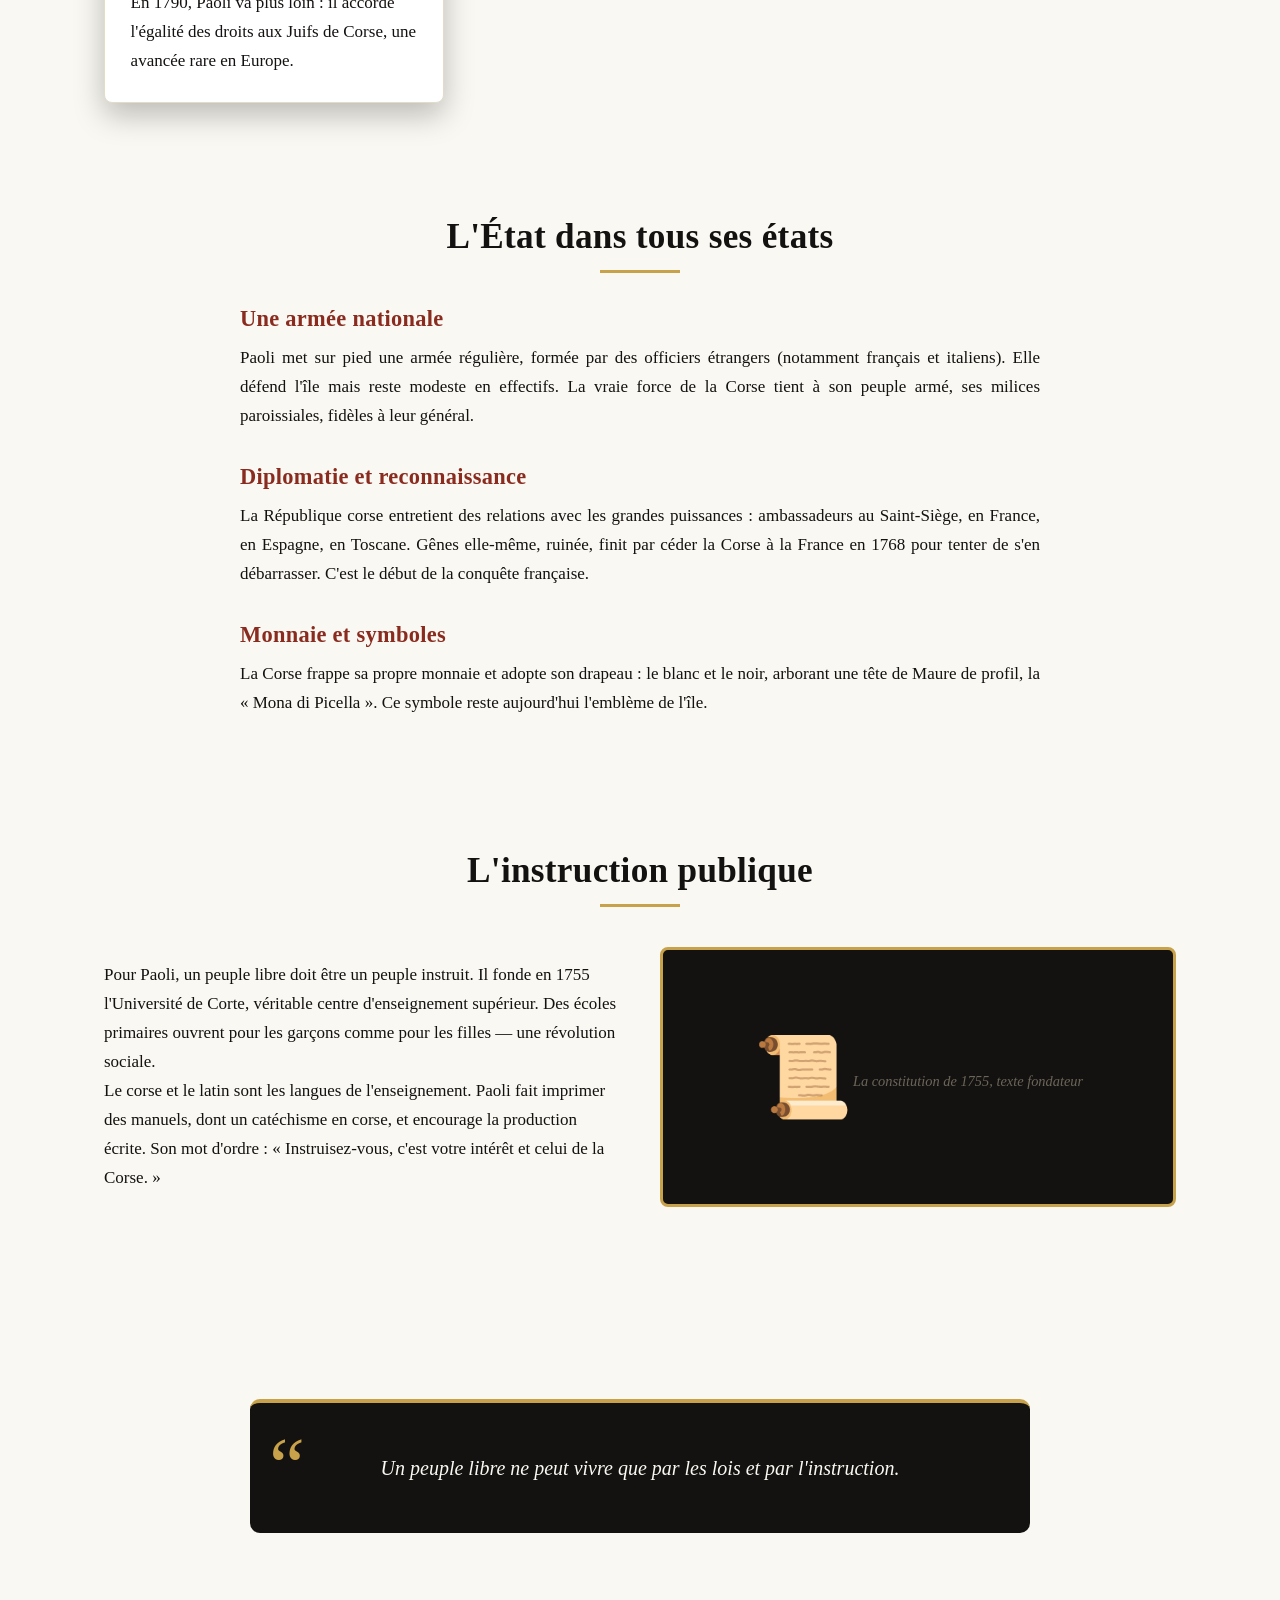
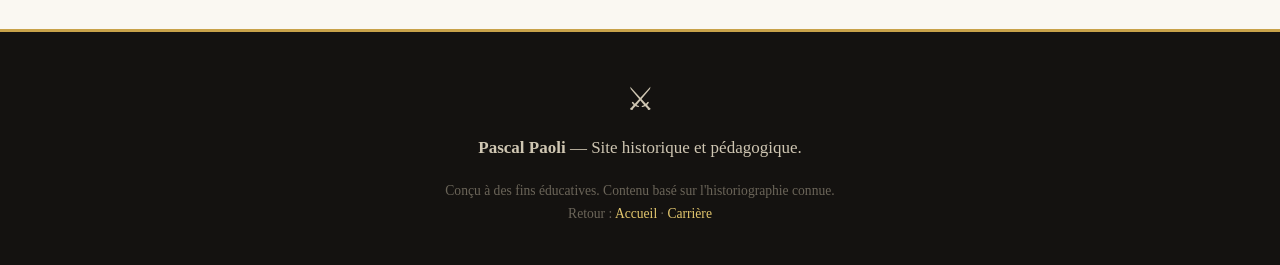
<file: republique.html>
<!DOCTYPE html>
<html lang="fr">
<head>
  <meta charset="UTF-8">
  <meta name="viewport" content="width=device-width, initial-scale=1.0">
  <title>La République corse — Pascal Paoli</title>
  <meta name="description" content="Les institutions de la République corse sous Pascal Paoli : constitution de 1755, séparation des pouvoirs et démocratie.">
  <link rel="stylesheet" href="css/style.css">
</head>
<body>

  <nav>
    <div class="nav-container">
      <div class="nav-logo">Pascal <span>Paoli</span></div>
      <button class="menu-toggle" aria-label="Ouvrir le menu">☰</button>
      <ul class="nav-links">
        <li><a href="index.html">Accueil</a></li>
        <li><a href="biographie.html">Biographie</a></li>
        <li><a href="republique.html">La République</a></li>
        <li><a href="carriere.html">Carrière</a></li>
        <li><a href="heritage.html">Héritage</a></li>
        <li><a href="chronologie.html">Chronologie</a></li>
      </ul>
    </div>
  </nav>

  <header class="hero">
    <h1>La République corse</h1>
    <p class="sous-titre">Une constitution démocratique avant l'heure</p>
    <span class="dates">1755 — 1769</span>
  </header>

  <main>
    <section class="container">
      <h2 class="section-title">Un État des Lumières</h2>
      <p class="section-lede">
        En 1755, la Corse se dote d'une constitution qui fait d'elle un laboratoire
        politique rare au XVIIIᵉ siècle : un régime républicain où le pouvoir émane
        du peuple.
      </p>

      <div class="prose">
        <h3>Une constitution révolutionnaire</h3>
        <p>
          La Constitution corse de 1755, rédigée sous l'impulsion de Paoli et du conseil
          des Anciens, instaure un régime républicain. Le pouvoir exécutif est confié à un
          « Prince » élu — en réalité une magistrature collective — pour un mandat de quatre
          ans, renouvelable. Paoli lui-même n'acceptera jamais ce titre princier : il préfère
          le rang de général et de ministre de l'intérieur.
        </p>
        <p>
          Le pouvoir législatif appartient à deux assemblées élues au suffrage masculin
          universel : le Grand Conseil (représentant le peuple) et le Conseil des Anciens
          (une chambre plus expérimentée). Les citoyens, même les plus humbles, peuvent
          être élus. C'est une forme de démocratie directe remarquable pour l'époque.
        </p>
      </div>
    </section>

    <section class="container">
      <h2 class="section-title">Les piliers du régime</h2>
      <div class="grid">
        <article class="card">
          <span class="annee">Pouvoir exécutif</span>
          <h3>Une magistrature élue</h3>
          <p>
            Un Conseil exécutif de dix membres, élus par le Parlement, dirige l'État.
            Ils sont responsables devant lui et peuvent être révoqués. Le pouvoir ne se
            transmet pas à l'héritage : nul roi en Corse.
          </p>
        </article>

        <article class="card">
          <span class="annee">Pouvoir législatif</span>
          <h3>Deux assemblées élues</h3>
          <p>
            Le Grand Conseil et le Conseil des Anciens votent les lois, débattent du
            budget et contrôlent les ministres. Les députés sont élus au suffrage
            masculin universel : chaque paroisse envoie ses représentants.
          </p>
        </article>

        <article class="card">
          <span class="annee">Pouvoir judiciaire</span>
          <h3>Une justice indépendante</h3>
          <p>
            L'ordre juridique est unifié. Les juges sont indépendants, la justice est
            gratuite et publique. Un ministère public veille au respect des lois. Paoli
            abolit nombre de châtiments cruels et limite la peine de mort.
          </p>
        </article>

        <article class="card">
          <span class="annee">Droits citoyens</span>
          <h3>L'égalité devant la loi</h3>
          <p>
            Tous les Corses, quelle que soit leur origine sociale, sont égaux devant
            la loi. En 1790, Paoli va plus loin : il accorde l'égalité des droits aux
            Juifs de Corse, une avancée rare en Europe.
          </p>
        </article>
      </div>
    </section>

    <section class="container">
      <h2 class="section-title">L'État dans tous ses états</h2>
      <div class="prose">
        <h3>Une armée nationale</h3>
        <p>
          Paoli met sur pied une armée régulière, formée par des officiers étrangers
          (notamment français et italiens). Elle défend l'île mais reste modeste en
          effectifs. La vraie force de la Corse tient à son peuple armé, ses milices
          paroissiales, fidèles à leur général.
        </p>

        <h3>Diplomatie et reconnaissance</h3>
        <p>
          La République corse entretient des relations avec les grandes puissances :
          ambassadeurs au Saint-Siège, en France, en Espagne, en Toscane. Gênes elle-même,
          ruinée, finit par céder la Corse à la France en 1768 pour tenter de s'en
          débarrasser. C'est le début de la conquête française.
        </p>

        <h3>Monnaie et symboles</h3>
        <p>
          La Corse frappe sa propre monnaie et adopte son drapeau : le blanc et le noir,
          arborant une tête de Maure de profil, la « Mona di Picella ». Ce symbole reste
          aujourd'hui l'emblème de l'île.
        </p>
      </div>
    </section>

    <section class="container">
      <h2 class="section-title">L'instruction publique</h2>
      <div class="bloc-double">
        <div class="texte">
          <p>
            Pour Paoli, un peuple libre doit être un peuple instruit. Il fonde en 1755
            l'Université de Corte, véritable centre d'enseignement supérieur. Des écoles
            primaires ouvrent pour les garçons comme pour les filles — une révolution sociale.
          </p>
          <p>
            Le corse et le latin sont les langues de l'enseignement. Paoli fait imprimer
            des manuels, dont un catéchisme en corse, et encourage la production écrite.
            Son mot d'ordre : « Instruisez-vous, c'est votre intérêt et celui de la Corse. »
          </p>
        </div>
        <figure class="bloc-image">
          <div class="portrait">📜</div>
          <figcaption>La constitution de 1755, texte fondateur</figcaption>
        </figure>
      </div>
    </section>

    <section class="container">
      <blockquote class="quote">
        <p>Un peuple libre ne peut vivre que par les lois et par l'instruction.</p>
        <cite — attribué à Pascal Paoli</cite>
      </blockquote>
    </section>
  </main>

  <footer>
    <div class="blason">⚔</div>
    <p><strong>Pascal Paoli</strong> — Site historique et pédagogique.</p>
    <p class="petit">Conçu à des fins éducatives. Contenu basé sur l'historiographie connue.<br>
      Retour&nbsp;: <a href="index.html">Accueil</a> &middot; <a href="carriere.html">Carrière</a></p>
  </footer>

  <script src="js/script.js"></script>
</body>
</html>
</file>
<file: css/style.css>
/* ============================================================
   Pascal Paoli — Feuille de style
   Thème : sobre, historique, inspiré du drapeau corse.
   ============================================================ */
:root {
  --noir: #141210; --noir-doux: #1f1b17; --blanc: #faf8f2;
  --or: #c8a24a; --or-clair: #e3c76e; --rouge: #8a2b1f; --gris: #6b6559;
  --max-width: 1120px; --ombrure: 0 12px 30px rgba(0,0,0,0.25);
}
* { margin: 0; padding: 0; box-sizing: border-box; }
html { scroll-behavior: smooth; }
body {
  font-family: Georgia,"Times New Roman",serif; color: var(--noir);
  background: var(--blanc); line-height: 1.7; font-size: 17px;
}
h1,h2,h3,h4 {
  font-family:"Palatino Linotype","Book Antiqua",Georgia,serif;
  color: var(--noir); line-height: 1.25; letter-spacing: 0.3px;
}
a { color: var(--rouge); text-decoration: none; transition: color .2s; }
a:hover { color: var(--or); }
img { max-width: 100%; height: auto; display: block; }
nav {
  position: sticky; top: 0; z-index: 100; background: var(--noir);
  color: var(--blanc); border-bottom: 3px solid var(--or); box-shadow: var(--ombrure);
}
.nav-container {
  max-width: var(--max-width); margin: 0 auto; display: flex;
  align-items: center; justify-content: space-between; padding: .7rem 1.5rem; flex-wrap: wrap;
}
.nav-logo { font-family:"Palatino Linotype",serif; font-size: 1.35rem; font-weight: bold; color: var(--or); letter-spacing: 1px; }
.nav-logo span { color: var(--blanc); }
.nav-links { display: flex; gap: .4rem; list-style: none; flex-wrap: wrap; }
.nav-links a {
  color: var(--blanc); padding: .45rem .9rem; border-radius: 4px;
  font-size: .95rem; transition: all .2s;
}
.nav-links a:hover, .nav-links a.active { background: var(--or); color: var(--noir); }
.menu-toggle { display: none; background: none; border: none; color: var(--or); font-size: 1.6rem; cursor: pointer; }
.hero {
  background: linear-gradient(rgba(20,18,16,.78),rgba(20,18,16,.85)),
    repeating-linear-gradient(45deg,var(--noir) 0 20px,var(--noir-doux) 20px 40px);
  color: var(--blanc); text-align: center; padding: 6rem 1.5rem 5rem; border-bottom: 4px solid var(--or);
}
.hero h1 { font-size: 3.4rem; color: var(--blanc); letter-spacing: 2px; margin-bottom: .5rem; }
.hero .sous-titre { font-size: 1.3rem; color: var(--or-clair); font-style: italic; margin-bottom: 1.2rem; }
.hero .dates {
  display: inline-block; border: 2px solid var(--or); padding: .4rem 1.4rem;
  border-radius: 30px; font-size: 1.05rem; letter-spacing: 1px;
}
.hero p.intro { max-width: 720px; margin: 1.8rem auto 0; font-size: 1.1rem; color: #e6dfcf; }
.container { max-width: var(--max-width); margin: 0 auto; padding: 3.5rem 1.5rem; }
.section-title {
  font-size: 2.2rem; text-align: center; margin-bottom: .6rem; color: var(--noir); position: relative;
}
.section-title::after { content:""; display:block; width:80px; height:3px; background:var(--or); margin:.7rem auto 0; }
.section-lede {
  text-align: center; max-width: 760px; margin: 0 auto 2.5rem;
  color: var(--gris); font-style: italic; font-size: 1.1rem;
}
.grid { display: grid; gap: 1.6rem; grid-template-columns: repeat(auto-fit,minmax(280px,1fr)); margin-top: 1rem; }
.card {
  background:#fff; border:1px solid #e3dcc9; border-radius:8px; padding:1.6rem;
  box-shadow: var(--ombrure); transition: transform .2s, box-shadow .2s;
}
.card:hover { transform: translateY(-4px); box-shadow: 0 18px 40px rgba(0,0,0,.3); }
.card h3 { color: var(--rouge); margin-bottom:.6rem; font-size:1.25rem; }
.card .annee {
  display:inline-block; background:var(--or); color:var(--noir); padding:.15rem .7rem;
  border-radius:20px; font-size:.85rem; font-weight:bold; margin-bottom:.6rem;
}
.prose { max-width: 800px; margin: 0 auto; }
.prose p { margin-bottom: 1.2rem; text-align: justify; }
.prose h3 { font-size:1.4rem; color:var(--rouge); margin:2rem 0 .7rem; }
.bloc-double { display:grid; grid-template-columns:1fr 1fr; gap:2.5rem; align-items:center; margin:2.5rem 0; }
.bloc-double .texte h3 { font-size:1.6rem; color:var(--rouge); margin-bottom:.8rem; }
.bloc-image {
  background:var(--noir); border:3px solid var(--or); border-radius:8px; padding:1rem;
  text-align:center; color:var(--or-clair); min-height:260px; display:flex; align-items:center; justify-content:center;
}
.bloc-image .portrait { font-size:5rem; line-height:1; }
.bloc-image figcaption { font-style:italic; font-size:.9rem; color:var(--gris); margin-top:.6rem; }
.timeline { position:relative; max-width:800px; margin:1rem auto 0; padding-left:2.5rem; border-left:3px solid var(--or); }
.timeline-item {
  position:relative; margin-bottom:2rem; padding:1rem 1.4rem; background:#fff;
  border-radius:8px; box-shadow:var(--ombrure); border:1px solid #e3dcc9;
}
.timeline-item::before {
  content:""; position:absolute; left:-2.95rem; top:1.4rem; width:14px; height:14px;
  background:var(--or); border-radius:50%; border:3px solid var(--noir);
}
.timeline-item .annee { font-weight:bold; color:var(--rouge); font-size:1.1rem; }
.timeline-item h4 { margin:.3rem 0; font-size:1.15rem; }
.quote {
  max-width:780px; margin:2.5rem auto; text-align:center; padding:2rem; background:var(--noir);
  color:var(--blanc); border-radius:10px; border-top:4px solid var(--or); position:relative;
}
.quote::before {
  content:"“"; font-size:5rem; color:var(--or); position:absolute; top:-.3rem; left:1.2rem;
  font-family:Georgia,serif;
}
.quote p { font-style:italic; font-size:1.25rem; padding-top:1rem; }
.quote cite { display:block; margin-top:1rem; color:var(--or-clair); font-size:1rem; }
table {
  width:100%; border-collapse:collapse; margin-top:1.5rem; background:#fff;
  box-shadow:var(--ombrure); border-radius:8px; overflow:hidden;
}
th,td { padding:.9rem 1.2rem; text-align:left; border-bottom:1px solid #e3dcc9; }
th { background:var(--noir); color:var(--or); font-family:"Palatino Linotype",serif; }
th:hover { background:var(--noir-doux); }
tr:hover td { background:#f7f1e3; }
.chiffres { display:grid; grid-template-columns:repeat(auto-fit,minmax(160px,1fr)); gap:1.2rem; margin:2.5rem 0; }
.chiffre {
  text-align:center; padding:1.6rem 1rem; background:var(--noir); color:var(--blanc);
  border-radius:8px; border-bottom:4px solid var(--or);
}
.chiffre .nombre { font-size:2.6rem; color:var(--or-clair); font-family:"Palatino Linotype",serif; display:block; }
.chiffre .label { font-size:.95rem; color:#d8cfba; }
footer {
  background:var(--noir); color:#cfc6b2; text-align:center; padding:2.5rem 1.5rem; border-top:3px solid var(--or);
}
footer .blason { font-size:2rem; margin-bottom:.5rem; }
footer a { color:var(--or-clair); } footer a:hover { color:var(--or); }
.petit { font-size:.85rem; color:var(--gris); margin-top:1rem; }
@media (max-width:768px) {
  .hero h1 { font-size:2.4rem; } .hero .sous-titre { font-size:1.1rem; }
  .menu-toggle { display:block; }
  .nav-links { display:none; flex-direction:column; width:100%; padding-top:.8rem; }
  .nav-links.open { display:flex; } .nav-container { flex-wrap:wrap; }
  .bloc-double { grid-template-columns:1fr; gap:1.5rem; }
}
</file>
